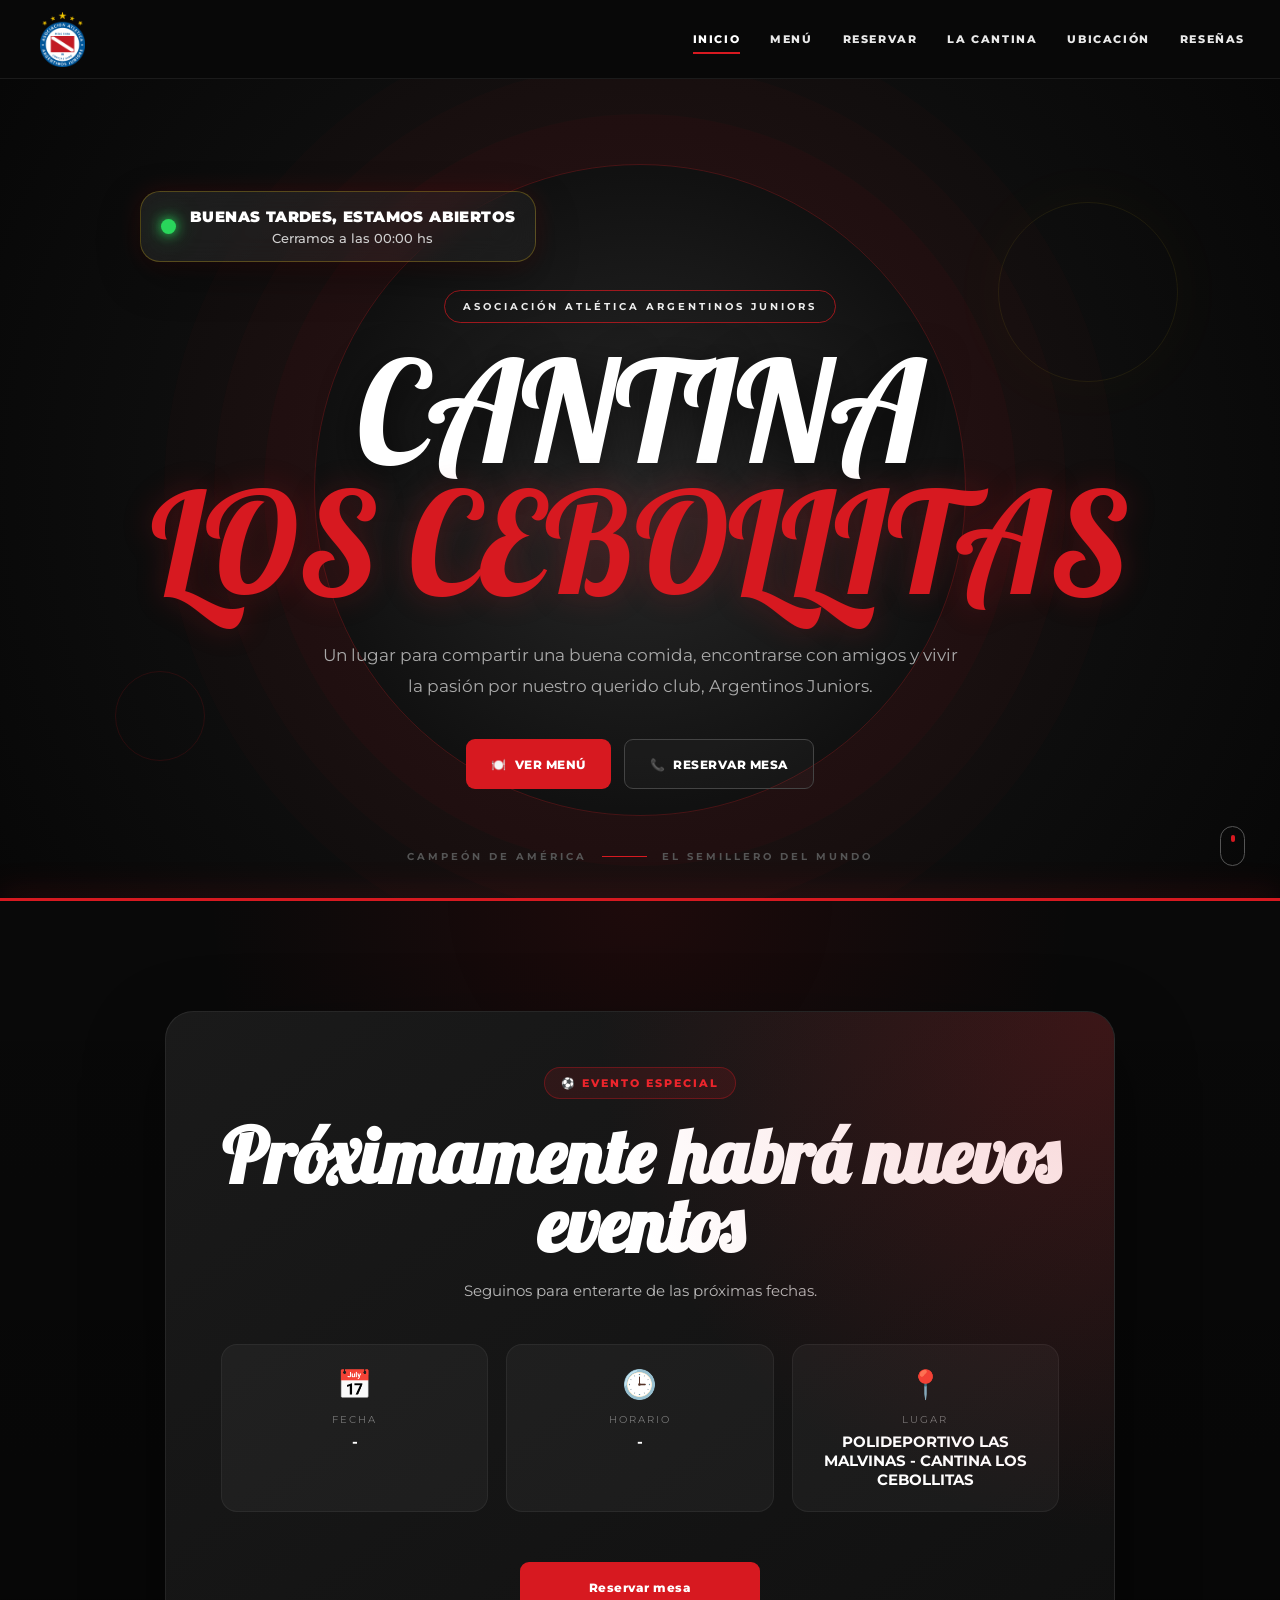
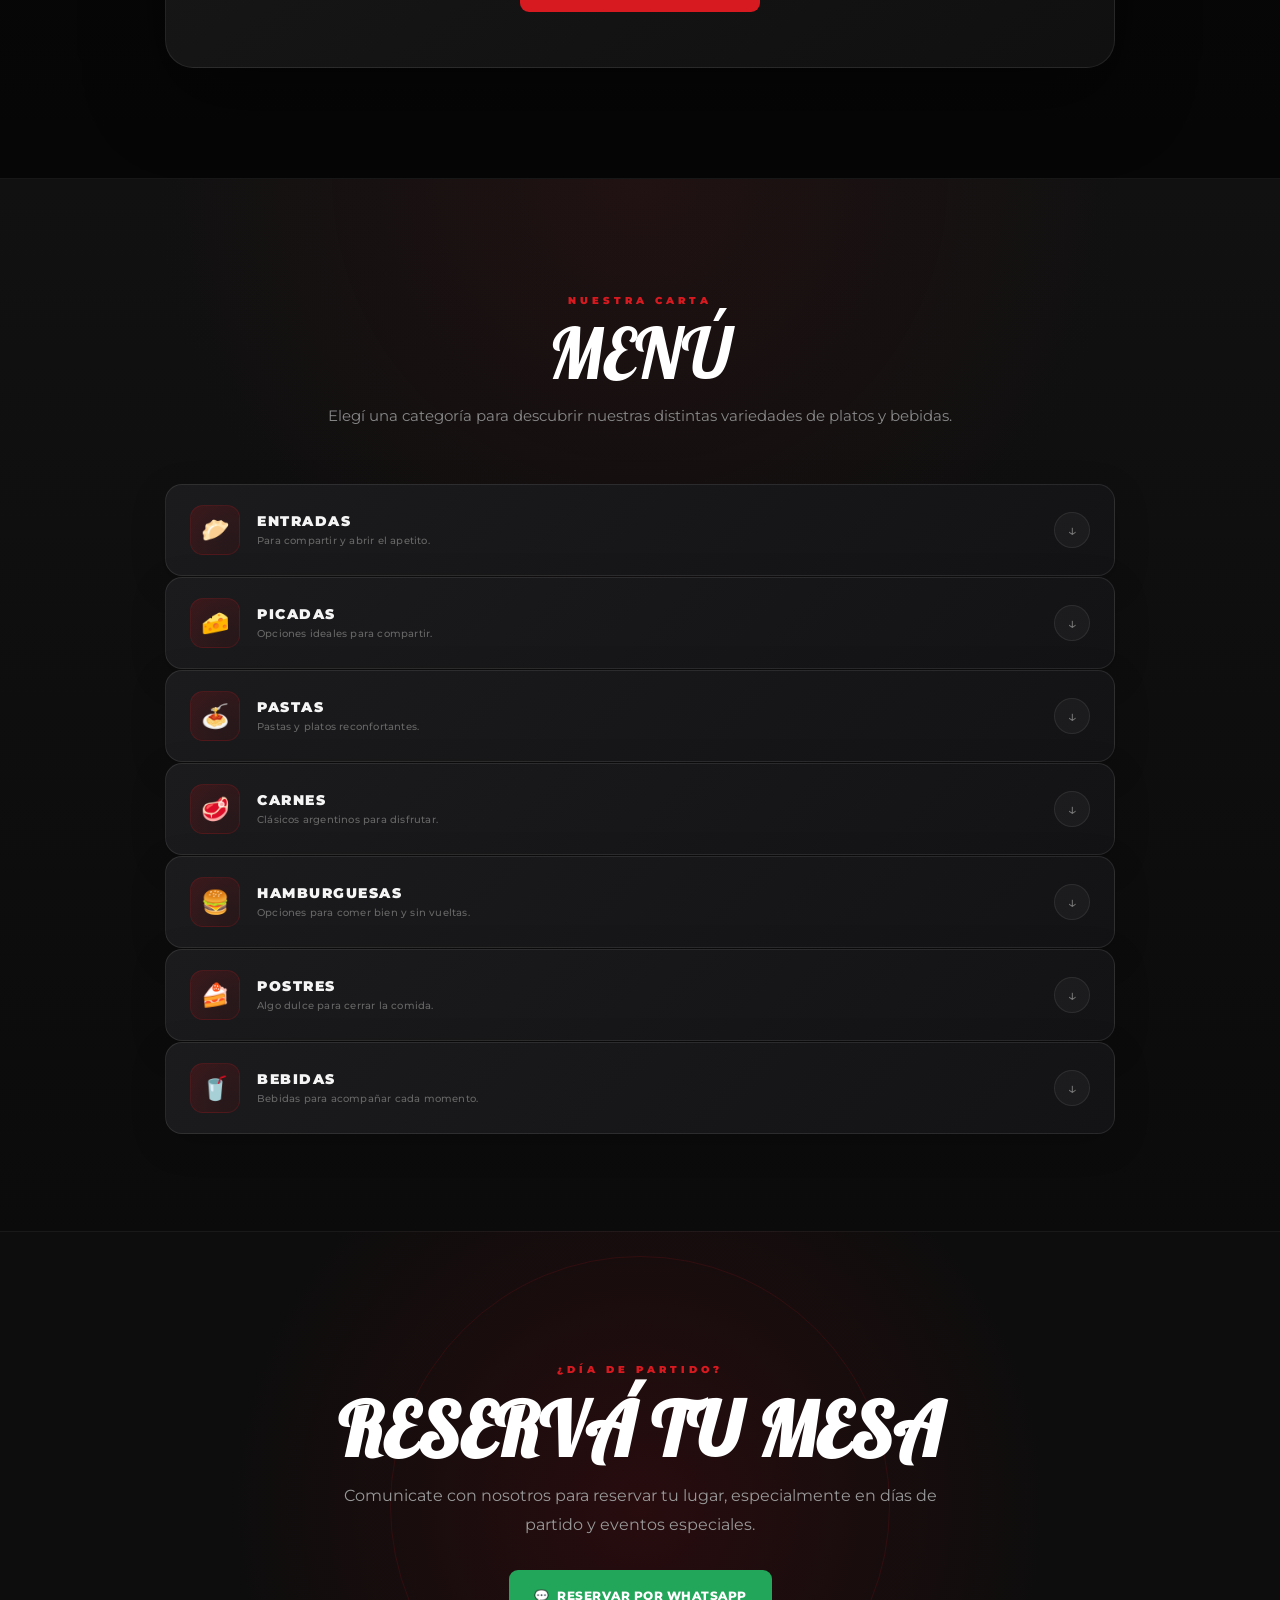
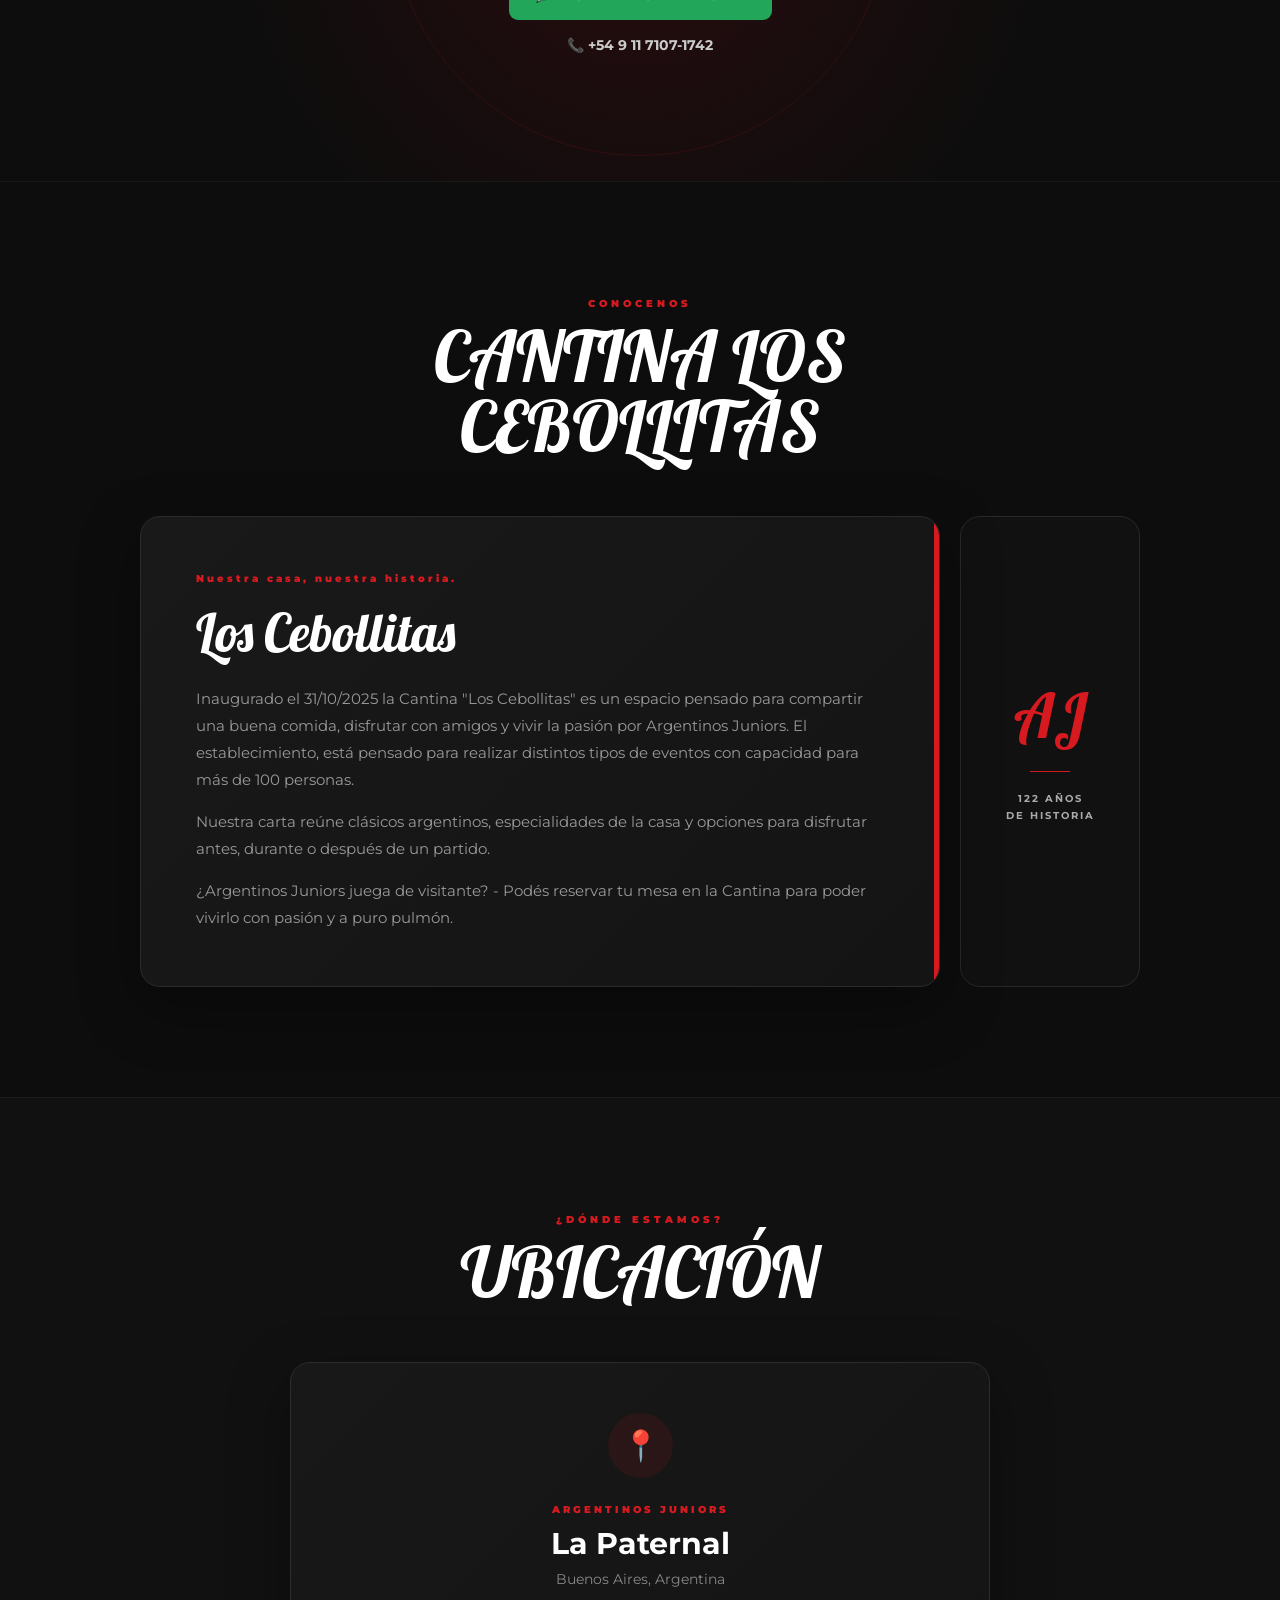
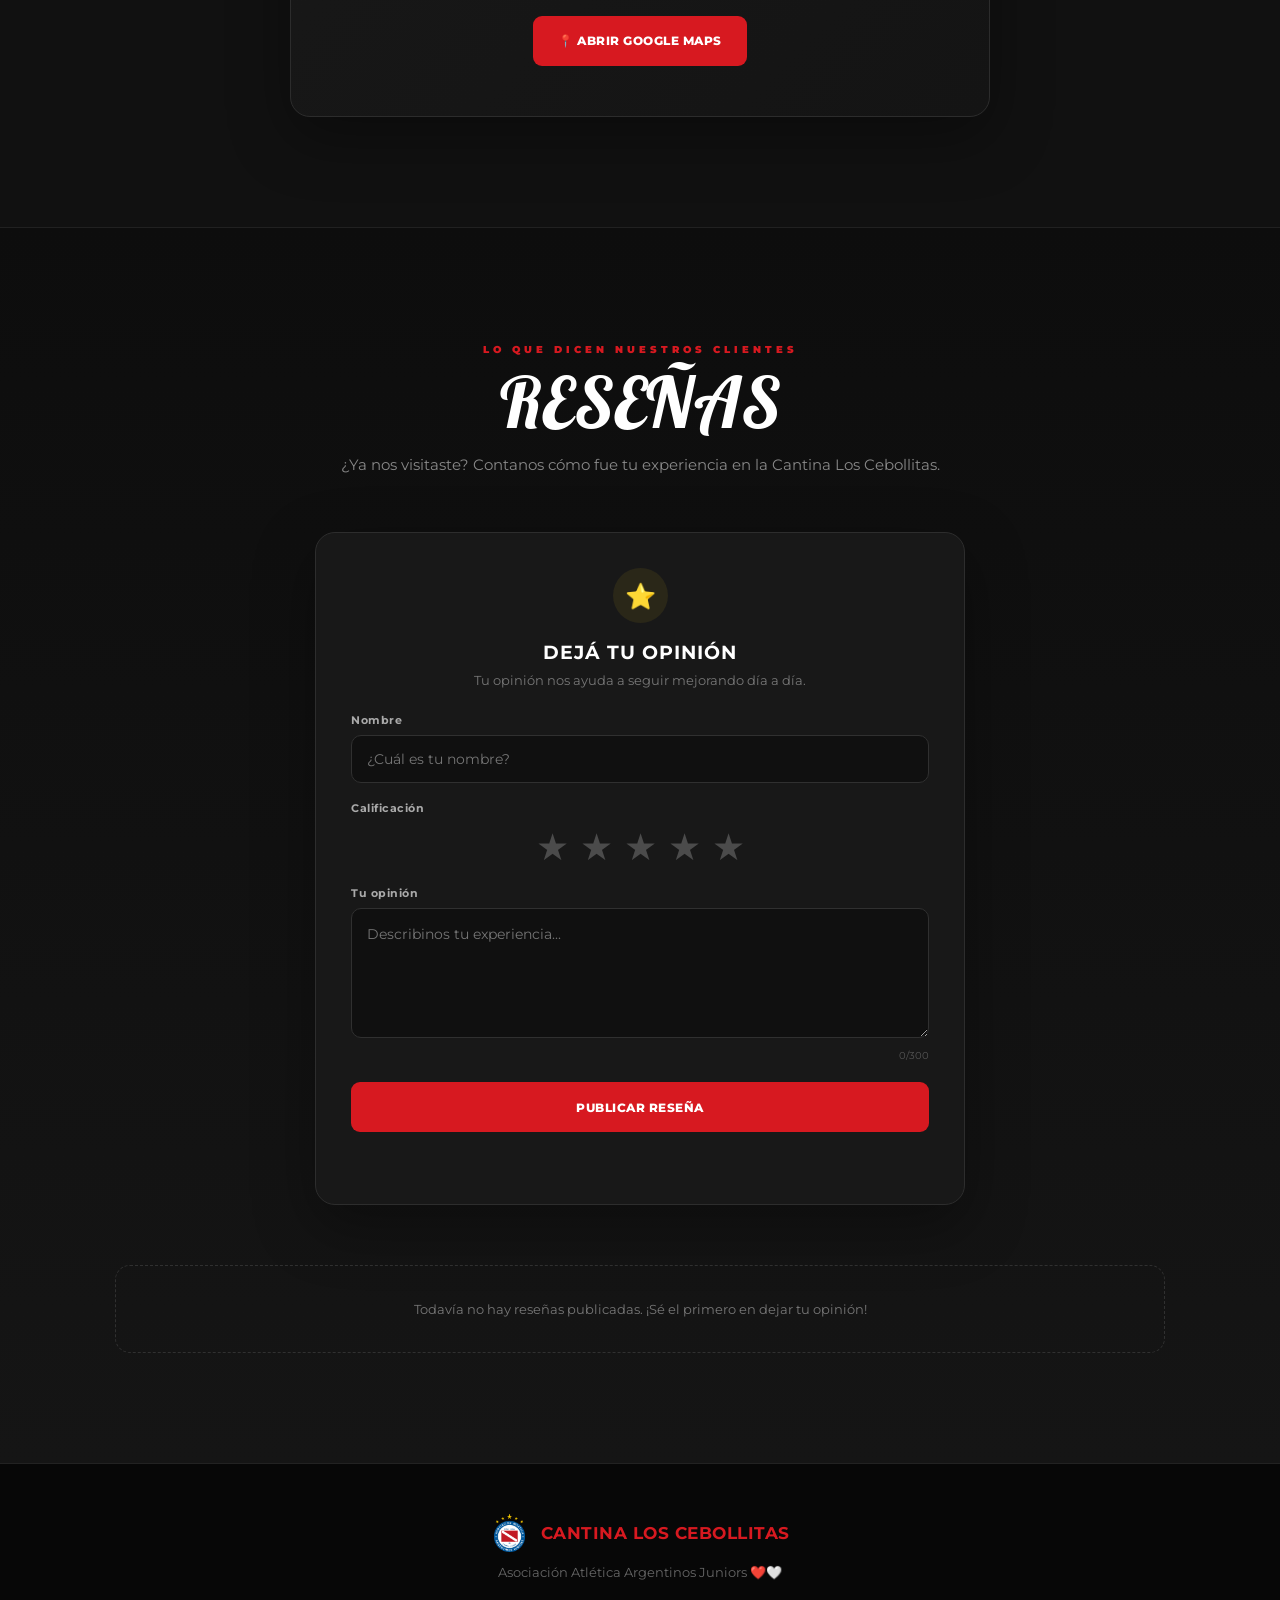
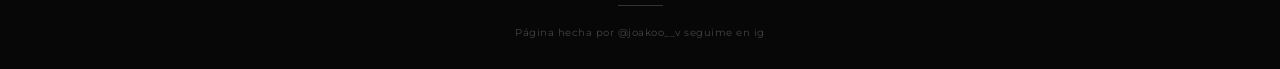
<file: index.html>
<!DOCTYPE html>
<html lang="es">
<head>
    <meta charset="UTF-8">
    <meta name="viewport" content="width=device-width, initial-scale=1.0">

    <meta
        name="description"
        content="Cantina Los Cebollitas - Comida, encuentros y pasión por Argentinos Juniors."
    >

    <link
        rel="icon"
        type="image/png"
        sizes="96x96"
        href="./favicon-96x96.png?v=1"
    >

    <link
        rel="icon"
        type="image/svg+xml"
        href="./favicon.svg?v=1"
    >

    <link
        rel="shortcut icon"
        href="./favicon.ico?v=1"
    >

    <link
        rel="apple-touch-icon"
        sizes="180x180"
        href="./apple-touch-icon.png?v=1"
    >

    <meta
        name="apple-mobile-web-app-title"
        content="Cantina Los Cebollitas"
    >

    <link
        rel="manifest"
        href="./site.webmanifest?v=1"
    >

    <title>Cantina Los Cebollitas | Argentinos Juniors</title>

    <link rel="preconnect" href="https://fonts.googleapis.com">

    <link
        rel="preconnect"
        href="https://fonts.gstatic.com"
        crossorigin
    >

    <link
        href="https://fonts.googleapis.com/css2?family=Lobster&family=Montserrat:wght@400;500;600;700;800;900&display=swap"
        rel="stylesheet"
    >

    <link rel="stylesheet" href="./style.css">
</head>

<body>

    <!-- =========================================
         HEADER
    ========================================== -->

    <header class="header" id="header">

        <nav class="navbar">

            <a
                href="#inicio"
                class="logo"
                aria-label="Ir al inicio"
            >
                <img
                    src="imagenes/escudo.png"
                    alt="Escudo de Argentinos Juniors"
                >
            </a>

            <button
                class="menu-toggle"
                id="menuToggle"
                type="button"
                aria-label="Abrir menú"
                aria-expanded="false"
                aria-controls="menuNavegacion"
            >
                <span></span>
                <span></span>
                <span></span>
            </button>

            <div
                class="menu"
                id="menuNavegacion"
            >
                <a href="#inicio">INICIO</a>
                <a href="#menu">MENÚ</a>
                <a href="#reservar">RESERVAR</a>
                <a href="#cantina">LA CANTINA</a>
                <a href="#ubicacion">UBICACIÓN</a>
                <a href="#resenas">RESEÑAS</a>
            </div>

        </nav>

    </header>


    <!-- =========================================
         EVENTO DESTACADO
    ========================================== -->

    <aside
        id="eventoDestacado"
        class="evento-destacado"
        aria-hidden="true"
    >

        <div class="evento-fondo"></div>

        <div class="evento-contenido">

            <button
                id="cerrarEvento"
                class="cerrar-evento"
                type="button"
                aria-label="Cerrar evento"
            >
                <span></span>
                <span></span>
            </button>

            <span class="evento-etiqueta">
                ⚽ EVENTO ESPECIAL
            </span>

            <h2 id="eventoTitulo">
                ¡DÍA DE PARTIDO!
            </h2>

            <p id="eventoDescripcion">
                Viví el partido junto a tus seres queridos.
            </p>

            <div class="evento-datos">

                <span id="eventoFecha">
                    📅 Próximamente
                </span>

                <span id="eventoHora">
                    🕐 Horario a confirmar
                </span>

            </div>

            <a
                id="eventoBoton"
                href="#reservar"
                class="evento-reservar"
            >
                RESERVAR MESA
                <span>→</span>
            </a>

        </div>

    </aside>


    <!-- =========================================
         HERO
    ========================================== -->

    <main>

        <section
            id="inicio"
            class="hero"
        >

            <div class="hero-decoracion hero-decoracion-uno"></div>
            <div class="hero-decoracion hero-decoracion-dos"></div>

            <div class="hero-contenido">

                <div
                    id="estadoCantina"
                    class="estado-cantina"
                >

                    <div class="estado-punto"></div>

                    <div class="estado-texto">

                        <strong id="estadoTitulo">
                            Cargando...
                        </strong>

                        <span id="estadoHorario">
                            Consultando horario...
                        </span>

                    </div>

                </div>

                <div class="etiqueta">
                    ASOCIACIÓN ATLÉTICA ARGENTINOS JUNIORS
                </div>

                <h1>
                    CANTINA
                    <span>LOS CEBOLLITAS</span>
                </h1>

                <p class="descripcion">
                    Un lugar para compartir una buena comida,
                    encontrarse con amigos y vivir la pasión
                    por nuestro querido club, Argentinos Juniors.
                </p>

                <div class="botones-inicio">

                    <a
                        href="#menu"
                        class="boton boton-principal"
                    >
                        <span>🍽️</span>
                        VER MENÚ
                    </a>

                    <a
                        href="#reservar"
                        class="boton boton-secundario"
                    >
                        <span>📞</span>
                        RESERVAR MESA
                    </a>

                </div>

            </div>

            <div class="hero-detalle">

                <span>CAMPEÓN DE AMÉRICA</span>

                <div></div>

                <span>EL SEMILLERO DEL MUNDO</span>

            </div>

            <a
                href="#menu"
                class="scroll-indicador"
                aria-label="Bajar al menú"
            >
                <span></span>
            </a>

        </section>

<section class="evento-seccion" id="eventos">

    <div class="evento-seccion-fondo" id="eventoSeccionFondo"></div>
    <div class="evento-seccion-overlay"></div>

    <div class="evento-seccion-contenido">

        <span class="evento-seccion-etiqueta" id="eventoSeccionEtiqueta">
            ⚽ EVENTO ESPECIAL
        </span>

        <h2 id="eventoSeccionTitulo">
            Cargando evento...
        </h2>

        <p class="evento-seccion-descripcion" id="eventoSeccionDescripcion">
            Próximamente habrá un nuevo evento en nuestro restaurante.
        </p>

        <div class="evento-seccion-partido" id="eventoSeccionPartido">
            —
        </div>

        <div class="evento-seccion-datos">

            <div class="evento-seccion-dato">
                <div class="evento-seccion-dato-icono">📅</div>

                <div>
                    <small>FECHA</small>
                    <strong id="eventoSeccionFecha">-</strong>
                </div>
            </div>

            <div class="evento-seccion-dato">
                <div class="evento-seccion-dato-icono">🕒</div>

                <div>
                    <small>HORARIO</small>
                    <strong id="eventoSeccionHora">-</strong>
                </div>
            </div>

            <div class="evento-seccion-dato">
                <div class="evento-seccion-dato-icono">📍</div>

                <div>
                    <small>LUGAR</small>
                    <strong id="eventoSeccionLugar">
                        POLIDEPORTIVO LAS MALVINAS - CANTINA LOS CEBOLLITAS
                    </strong>
                </div>
            </div>

        </div>

        <a
            id="eventoSeccionBoton"
            class="boton boton-principal evento-seccion-boton"
            href="#reservar"
        >
            Reservar mesa
        </a>

    </div>

</section>

        <!-- =========================================
             MENÚ
        ========================================== -->

        <section
            id="menu"
            class="seccion menu-seccion"
        >

            <div class="titulo-seccion">

                <span>NUESTRA CARTA</span>

                <h2>MENÚ</h2>

                <p>
                    Elegí una categoría para descubrir
                    nuestras distintas variedades de platos y bebidas.
                </p>

            </div>

            <div
                id="menuDinamico"
                class="menu-dinamico"
            ></div>

        </section>


        <!-- =========================================
             RESERVAR
        ========================================== -->

        <section
            id="reservar"
            class="seccion reservar-seccion"
        >

            <div class="reserva-decoracion"></div>

            <div class="reserva-contenido">

                <span>¿DÍA DE PARTIDO?</span>

                <h2>RESERVÁ TU MESA</h2>

                <p>
                    Comunicate con nosotros para reservar
                    tu lugar, especialmente en días de partido
                    y eventos especiales.
                </p>

                <div class="reserva-acciones">

                    <a
                        href="https://wa.me/5491171071742"
                        target="_blank"
                        rel="noopener noreferrer"
                        class="boton whatsapp"
                    >
                        <span>💬</span>
                        RESERVAR POR WHATSAPP
                    </a>

                    <a
                        href="tel:+5491171071742"
                        class="telefono"
                    >
                        📞 +54 9 11 7107-1742
                    </a>

                </div>

            </div>

        </section>


        <!-- =========================================
             LA CANTINA
        ========================================== -->

        <section
            id="cantina"
            class="seccion cantina-seccion"
        >

            <div class="titulo-seccion">

                <span>CONOCENOS</span>

                <h2>CANTINA LOS CEBOLLITAS</h2>

            </div>

            <div class="cantina-grid">

                <article class="cantina-tarjeta">

                    <div class="numero">
                        Nuestra casa, nuestra historia.
                    </div>

                    <h3>
                        Los Cebollitas
                    </h3>

                    <p>
                       Inaugurado el 31/10/2025 la Cantina "Los Cebollitas" es un espacio                                   pensado para compartir una buena comida, disfrutar con amigos y
                       vivir la pasión por Argentinos Juniors.
                       El establecimiento, está pensado para realizar distintos tipos de                        eventos con capacidad para más de 100 personas.  
                    </p>

                    <p>
                        Nuestra carta reúne clásicos argentinos,
                        especialidades de la casa y opciones
                        para disfrutar antes, durante o después
                        de un partido.
                    </p>

                    <p>
                        ¿Argentinos Juniors juega de visitante?
                          - Podés reservar tu mesa en la Cantina para poder vivirlo con pasión
                            y a puro pulmón.
                    </p> 
                </article>

                <div class="cantina-dato">

                    <span class="dato-numero">AJ</span>

                    <span class="dato-linea"></span>

                    <strong>
                        122 AÑOS
                        <br>
                        DE HISTORIA
                    </strong>

                </div>

            </div>

        </section>


        <!-- =========================================
             UBICACIÓN
        ========================================== -->

        <section
            id="ubicacion"
            class="seccion ubicacion-seccion"
        >

            <div class="titulo-seccion">

                <span>¿DÓNDE ESTAMOS?</span>

                <h2>UBICACIÓN</h2>

            </div>

            <div class="ubicacion-tarjeta">

                <div class="ubicacion-icono">
                    📍
                </div>

                <div class="ubicacion-info">

                    <span>
                        ARGENTINOS JUNIORS
                    </span>

                    <h3>
                        La Paternal
                    </h3>

                    <p>
                        Buenos Aires, Argentina
                    </p>

                </div>

                <a
                    href="https://www.google.com/maps/place/Tronador+41,+C1427CRA+Cdad.+Aut%C3%B3noma+de+Buenos+Aires/@-34.5912043,-58.4753538,17z"
                    target="_blank"
                    rel="noopener noreferrer"
                    class="boton boton-principal"
                >
                    📍 ABRIR GOOGLE MAPS
                </a>

            </div>

        </section>


        <!-- =========================================
             RESEÑAS
        ========================================== -->

        <section
            id="resenas"
            class="seccion resenas-seccion"
        >

            <div class="titulo-seccion">

                <span>LO QUE DICEN NUESTROS CLIENTES</span>

                <h2>RESEÑAS</h2>

                <p>
                    ¿Ya nos visitaste? Contanos cómo fue
                    tu experiencia en la Cantina Los Cebollitas.
                </p>

            </div>

            <div class="resena-formulario">

                <div class="formulario-icono">
                    ⭐
                </div>

                <h3>
                    DEJÁ TU OPINIÓN
                </h3>

                <p class="formulario-descripcion">
                    Tu opinión nos ayuda a seguir mejorando día a día.
                </p>

                <label
                    class="campo-label"
                    for="nombreResena"
                >
                    Nombre
                </label>

                <input
                    type="text"
                    id="nombreResena"
                    placeholder="¿Cuál es tu nombre?"
                    maxlength="30"
                    autocomplete="name"
                >

                <label class="campo-label">
                    Calificación
                </label>

                <div
                    class="estrellas"
                    id="estrellas"
                    role="group"
                    aria-label="Seleccionar calificación"
                >

                    <button
                        type="button"
                        data-estrellas="1"
                        aria-label="1 estrella"
                    >
                        ★
                    </button>

                    <button
                        type="button"
                        data-estrellas="2"
                        aria-label="2 estrellas"
                    >
                        ★
                    </button>

                    <button
                        type="button"
                        data-estrellas="3"
                        aria-label="3 estrellas"
                    >
                        ★
                    </button>

                    <button
                        type="button"
                        data-estrellas="4"
                        aria-label="4 estrellas"
                    >
                        ★
                    </button>

                    <button
                        type="button"
                        data-estrellas="5"
                        aria-label="5 estrellas"
                    >
                        ★
                    </button>

                </div>

                <label
                    class="campo-label"
                    for="textoResena"
                >
                    Tu opinión
                </label>

                <textarea
                    id="textoResena"
                    placeholder="Describinos tu experiencia..."
                    maxlength="300"
                ></textarea>

                <div class="contador">
                    <span id="contadorResena">0</span>/300
                </div>

                <button
                    id="publicarResena"
                    class="boton boton-principal boton-resena"
                    type="button"
                >
                    PUBLICAR RESEÑA
                </button>

                <p
                    id="mensajeResena"
                    class="mensaje-resena"
                    aria-live="polite"
                ></p>

            </div>

            <div
                id="listaResenas"
                class="lista-resenas"
            ></div>

        </section>

    </main>


    <!-- =========================================
         FOOTER
    ========================================== -->

    <footer>

        <div class="footer-contenido">

            <div class="footer-marca">

                <img
                    src="imagenes/escudo.png"
                    alt="Argentinos Juniors"
                >

                <strong>
                    CANTINA LOS CEBOLLITAS
                </strong>

            </div>

            <p>
                Asociación Atlética Argentinos Juniors ❤️🤍
            </p>

            <div class="footer-linea"></div>

            <p class="copyright">
                Página hecha por @joakoo__v seguime en ig
            </p>

        </div>

    </footer>


    <script src="./script.js" defer></script>

</body>
</html>
</file>
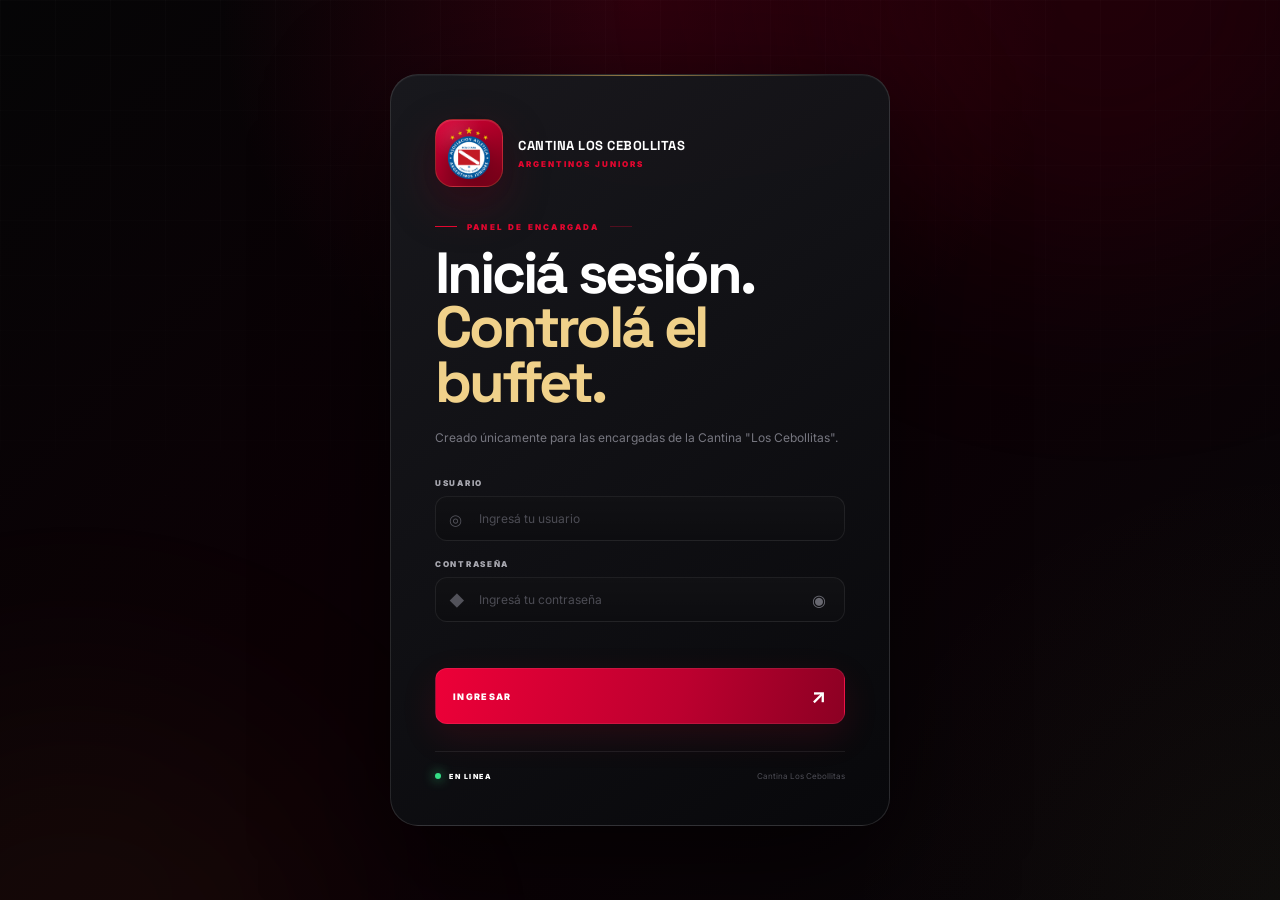
<file: admin.html>
<!DOCTYPE html>
<html lang="es">
<head>
    <meta charset="UTF-8">
    <meta name="viewport" content="width=device-width, initial-scale=1.0">

    <meta
        name="description"
        content="Panel de administración de Cantina Los Cebollitas."
    >

    <meta name="theme-color" content="#0b0b0d">

    <link
        rel="icon"
        type="image/png"
        sizes="96x96"
        href="./favicon-96x96.png?v=1"
    >

    <link
        rel="icon"
        type="image/svg+xml"
        href="./favicon.svg?v=1"
    >

    <link
        rel="shortcut icon"
        href="./favicon.ico?v=1"
    >

    <link
        rel="apple-touch-icon"
        sizes="180x180"
        href="./apple-touch-icon.png?v=1"
    >

    <meta
        name="apple-mobile-web-app-title"
        content="Cantina Los Cebollitas"
    >

    <link
        rel="manifest"
        href="./site.webmanifest?v=1"
    >

    <title>Admin | Cantina Los Cebollitas</title>

    <link rel="preconnect" href="https://fonts.googleapis.com">

    <link
        rel="preconnect"
        href="https://fonts.gstatic.com"
        crossorigin
    >

    <link
        href="https://fonts.googleapis.com/css2?family=Inter:wght@400;500;600;700;800;900&family=Space+Grotesk:wght@400;500;600;700&display=swap"
        rel="stylesheet"
    >

    <link rel="stylesheet" href="./admin.css">
</head>

<body>

    <!-- =====================================================
         LOGIN
    ====================================================== -->

    <section id="login" class="login-screen">

        <div class="login-background" aria-hidden="true">
            <div class="login-grid"></div>
            <div class="login-glow login-glow-one"></div>
            <div class="login-glow login-glow-two"></div>
        </div>

        <div class="login-card">

            <div class="login-brand">

                <div class="login-logo">
                    <img
                        src="./imagenes/escudo.png"
                        alt="Escudo de Los Cebollitas"
                    >
                </div>

                <div class="login-brand-text">
                    <strong>CANTINA LOS CEBOLLITAS</strong>
                    <span>ARGENTINOS JUNIORS</span>
                </div>

            </div>

            <div class="login-kicker">
                <span></span>
                PANEL DE ENCARGADA
                <span></span>
            </div>

            <h1>
                Iniciá sesión.<br>
                <em>Controlá el buffet.</em>
            </h1>

            <p class="login-description">
                Creado únicamente para las encargadas de la Cantina
                "Los Cebollitas".
            </p>

            <form id="formLogin" class="login-form" novalidate>

                <div class="field">
                    <label for="usuario">USUARIO</label>

                    <div class="input-box">
                        <span class="input-symbol">◎</span>

                        <input
                            type="text"
                            id="usuario"
                            placeholder="Ingresá tu usuario"
                            autocomplete="username"
                            maxlength="50"
                            required
                        >
                    </div>
                </div>

                <div class="field">
                    <label for="contrasena">CONTRASEÑA</label>

                    <div class="input-box">
                        <span class="input-symbol">◆</span>

                        <input
                            type="password"
                            id="contrasena"
                            placeholder="Ingresá tu contraseña"
                            autocomplete="current-password"
                            maxlength="100"
                            required
                        >

                        <button
                            id="togglePassword"
                            class="password-toggle"
                            type="button"
                            aria-label="Mostrar contraseña"
                            aria-pressed="false"
                        >
                            ◉
                        </button>
                    </div>
                </div>

                <p
                    id="errorLogin"
                    class="login-error"
                    role="alert"
                    aria-live="assertive"
                ></p>

                <button
                    type="submit"
                    class="login-submit"
                >
                    <span>INGRESAR</span>
                    <strong>↗</strong>
                </button>

            </form>

            <div class="login-footer">

                <span>
                    <i></i>
                    EN LINEA
                </span>

                <small>
                    Cantina Los Cebollitas
                </small>

            </div>

        </div>

    </section>


    <!-- =====================================================
         PANEL
    ====================================================== -->

    <section id="panel" class="admin-panel hidden">

        <!-- MOBILE HEADER -->

        <header class="mobile-header">

            <button
                id="mobileMenuButton"
                class="mobile-menu-button"
                type="button"
                aria-label="Abrir menú"
                aria-expanded="false"
            >
                <span></span>
                <span></span>
                <span></span>
            </button>

            <div class="mobile-brand">
                <img
                    src="./imagenes/escudo.png"
                    alt="Los Cebollitas"
                >

                <div>
                    <strong>LOS CEBOLLITAS</strong>
                    <span>ADMIN</span>
                </div>
            </div>

            <div class="mobile-status"></div>

        </header>


        <!-- OVERLAY MOBILE -->

        <div
            id="sidebarOverlay"
            class="sidebar-overlay"
            aria-hidden="true"
        ></div>


        <!-- =================================================
             SIDEBAR
        ================================================== -->

        <aside id="sidebar" class="sidebar">

            <div class="sidebar-brand">

                <div class="sidebar-logo">
                    <img
                        src="./imagenes/escudo.png"
                        alt="Escudo de Los Cebollitas"
                    >
                </div>

                <div class="sidebar-brand-text">
                    <strong>LOS CEBOLLITAS</strong>
                            <strong id="nombreUsuario">
                </div>

        <!-- =================================================
             PRUEBAAAAAAAAAAAAAAA
        ================================================== -->

            </div>

            <div class="sidebar-panel-label">
                <span>PANEL</span>
                <strong>ARGENTINOS JUNIORS</strong>
            </div>

            <div class="sidebar-line"></div>


            <nav
                class="sidebar-nav"
                aria-label="Navegación del administrador"
            >

                <button
                    class="nav-item active"
                    data-section="dashboard"
                    type="button"
                >
                    <span class="nav-icon">⌂</span>
                    <span class="nav-text">Dashboard</span>
                </button>

                <button
                    class="nav-item"
                    data-section="resenas"
                    type="button"
                >
                    <span class="nav-icon">★</span>
                    <span class="nav-text">Reseñas</span>
                    <b
                        id="contadorResenas"
                        class="nav-count"
                    >0</b>
                </button>

                <button
                    class="nav-item"
                    data-section="carta"
                    type="button"
                >
                    <span class="nav-icon">☷</span>
                    <span class="nav-text">Carta digital</span>
                </button>

                <button
                    class="nav-item"
                    data-section="eventos"
                    type="button"
                >
                    <span class="nav-icon">⚽</span>
                    <span class="nav-text">Eventos</span>
                    <b
                        id="contadorEventosMenu"
                        class="nav-count"
                    >0</b>
                </button>

                <button
                    class="nav-item"
                    data-section="reservas"
                    type="button"
                >
                    <span class="nav-icon">◷</span>
                    <span class="nav-text">Reservas</span>
                </button>

            </nav>


            <div class="sidebar-sync">

                <div class="sync-icon">
                    ✓
                </div>

                <div>
                    <span>ESTADO DEL SISTEMA</span>
                    <strong>Sincronizado</strong>
                    <small>
                        Cambios guardados localmente.
                    </small>
                </div>

            </div>


            <div class="sidebar-bottom">

                <button
                    id="botonRestaurante"
                    class="sidebar-action"
                    type="button"
                >
                    <span>↗</span>
                    VER RESTAURANTE
                </button>

                <button
                    id="botonLogout"
                    class="sidebar-action logout"
                    type="button"
                >
                    <span>⇥</span>
                    CERRAR SESIÓN
                </button>

            </div>

        </aside>


        <!-- =================================================
             CONTENIDO
        ================================================== -->

        <main class="main-content">

            <header class="topbar">

                <div class="topbar-title">

                    <span id="breadcrumb">
                        LOS CEBOLLITAS / PANEL
                    </span>

                    <h2 id="pageTitle">
                        Dashboard
                    </h2>

                </div>

                <div class="topbar-right">

                    <div class="system-status">
                        <i></i>
                        SISTEMA ACTIVO
                    </div>

                    <div class="admin-profile">

                        <div
                            id="avatarUsuario"
                            class="profile-avatar"
                        >
                            A
                        </div>

                        <div class="profile-data">
                            <strong id="usuarioHeader">
                                Administrador
                            </strong>

                            <span>
                                Administrador
                            </span>
                        </div>

                    </div>

                </div>

            </header>


            <!-- =================================================
                 DASHBOARD
            ================================================== -->

            <section
                id="dashboard"
                class="admin-section active"
            >

                <div class="dashboard-hero">

                    <div class="hero-content">

                        <div class="hero-label">
                            <span></span>
                            PANEL DE ADMINISTRADOR
                        </div>

                        <h1>
                            Administrá el restaurante de
                            <strong id="nombreUsuario">
                              Argentinos Juniors
                            </strong>.
                        </h1>

                        <p>
                            Tenés todo el restaurante en tus manos.
                            En esta página podés administrar la carta, promocionar partidos,
                            eventos y responder las reseñas de los clientes.
                        </p>

                        <div class="hero-actions">

                            <button
                                id="accesoCarta"
                                class="btn btn-primary"
                                type="button"
                            >
                                <span>＋</span>
                                EDITAR LA CARTA
                            </button>

                            <button
                                id="accesoEvento"
                                class="btn btn-outline"
                                type="button"
                            >
                                <span>⚽</span>
                                CREAR UN EVENTO
                            </button>

                        </div>

                    </div>

                    <div class="hero-visual" aria-hidden="true">

                        <div class="hero-ring ring-one"></div>
                        <div class="hero-ring ring-two"></div>

                        <div class="hero-glow"></div>

                        <img
                            src="./imagenes/escudo.png"
                            alt=""
                        >

                        <span>AJ</span>

                    </div>

                </div>


                <!-- ESTADÍSTICAS -->

                <div class="stats-grid">

                    <article class="stat-card">

                        <div class="stat-icon red">
                            ★
                        </div>

                        <div class="stat-info">
                            <span>RESEÑAS</span>
                            <strong id="cantidadResenas">0</strong>
                            <small>Opiniones recibidas</small>
                        </div>

                    </article>


                    <article class="stat-card">

                        <div class="stat-icon gold">
                            ☷
                        </div>

                        <div class="stat-info">
                            <span>PLATOS</span>
                            <strong id="cantidadPlatos">0</strong>
                            <small>En la carta</small>
                        </div>

                    </article>


                    <article class="stat-card">

                        <div class="stat-icon red">
                            ⚽
                        </div>

                        <div class="stat-info">
                            <span>EVENTOS</span>
                            <strong id="cantidadEventos">0</strong>
                            <small>Publicaciones activas</small>
                        </div>

                    </article>


                    <article class="stat-card">

                        <div class="stat-icon gold">
                            ◷
                        </div>

                        <div class="stat-info">
                            <span>RESERVAS</span>
                            <strong id="cantidadReservas">0</strong>
                            <small>Registradas</small>
                        </div>

                    </article>

                </div>


                <!-- DASHBOARD CARDS -->

                <div class="dashboard-grid">

                    <article class="card activity-card">

                        <div class="card-header">

                            <div>
                                <span>ACTIVIDAD RECIENTE</span>
                                <h3>Últimas reseñas</h3>
                            </div>

                            <button
                                id="verResenas"
                                class="text-button"
                                type="button"
                            >
                                VER TODAS →
                            </button>

                        </div>

                        <div id="ultimasResenas">
                            <div class="empty-mini">
                                Todavía no hay reseñas.
                            </div>
                        </div>

                    </article>


                    <article class="card quick-card">

                        <div class="quick-heading">
                            <div class="quick-icon">⚡</div>

                            <span>ACCIONES RÁPIDAS</span>
                        </div>

                        <h3>
                            Cada día,
                            <em>más grandes.</em>
                        </h3>

                        <p>
                            Cuidado, todo lo que gestiones desde acá se
                            puede ver en la página pública.
                        </p>

                        <button
                            class="quick-action"
                            data-go="resenas"
                            type="button"
                        >
                            RESPONDER A LOS CLIENTES
                            <b>→</b>
                        </button>

                        <button
                            class="quick-action"
                            data-go="carta"
                            type="button"
                        >
                            ACTUALIZAR LA CARTA
                            <b>→</b>
                        </button>

                        <button
                            class="quick-action"
                            data-go="eventos"
                            type="button"
                        >
                            PROMOCIONAR UN EVENTO
                            <b>→</b>
                        </button>

                    </article>

                </div>

            </section>


            <!-- =================================================
                 RESEÑAS
            ================================================== -->

            <section
                id="resenas"
                class="admin-section"
            >

                <div class="section-heading">

                    <div>
                        <span>OPINIONES DE LOS CLIENTES</span>

                        <h1>Reseñas</h1>

                        <p>
                            Leé y respondé a los clientes. También
                            podés eliminar sus reseñas.
                        </p>
                    </div>

                    <div class="section-counter">
                        <strong id="contadorResenasGrande">0</strong>
                        <span>opiniones</span>
                    </div>

                </div>


                <div class="toolbar">

                    <div class="search-box">
                        <span>⌕</span>

                        <input
                            id="buscarResenas"
                            type="search"
                            placeholder="Buscar por nombre o comentario."
                            autocomplete="off"
                        >
                    </div>

                    <button
                        id="limpiarBusquedaResenas"
                        class="toolbar-button"
                        type="button"
                    >
                        BORRAR
                    </button>

                </div>


                <div
                    id="adminListaResenas"
                    class="reviews-list"
                ></div>

            </section>


            <!-- =================================================
                 CARTA
            ================================================== -->

            <section
                id="carta"
                class="admin-section"
            >

                <div class="section-heading">

                    <div>
                        <span>RESTAURANTE</span>

                        <h1>CARTA DIGITAL</h1>

                        <p>
                            Organizá las categorías y los platos
                            de la carta, indicando el nombre, precio y su descripción.
                        </p>
                    </div>

                    <div class="section-counter">
                        <strong id="contadorPlatosGrande">0</strong>
                        <span>platos</span>
                    </div>

                </div>


                <div class="editor-layout">

                    <!-- FORMULARIO PLATO -->

                    <article class="card editor-card">

                        <div class="editor-badge">
                            <span id="modoPlato">NUEVO PLATO</span>
                            <strong>01</strong>
                        </div>

                        <div class="card-header editor-header">

                            <div>
                                <span>CARTA DIGITAL</span>

                                <h3 id="tituloEditorPlato">
                                    Agregar nuevo plato
                                </h3>
                            </div>

                        </div>


                        <form id="formPlato" novalidate>

                            <input
                                type="hidden"
                                id="platoEditando"
                                value=""
                            >

                            <div class="field">

                                <label for="nombrePlato">
                                    NOMBRE DEL PLATO
                                </label>

                                <input
                                    type="text"
                                    id="nombrePlato"
                                    placeholder="Ej: Milanesa Bichi Borghi"
                                    maxlength="80"
                                    required
                                >

                            </div>


                            <div class="two-columns">

                                <div class="field">

                                    <label for="precioPlato">
                                        PRECIO
                                    </label>

                                    <input
                                        type="text"
                                        id="precioPlato"
                                        placeholder="$ 12.000"
                                        maxlength="30"
                                        required
                                    >

                                </div>


                                <div class="field">

                                    <label for="categoriaPlato">
                                        CATEGORÍA
                                    </label>

                                    <select id="categoriaPlato"></select>

                                </div>

                            </div>


                            <div class="field">

                                <label for="descripcionPlato">
                                    DESCRIPCIÓN
                                </label>

                                <textarea
                                    id="descripcionPlato"
                                    rows="4"
                                    placeholder="Describí brevemente el plato/bebida."
                                    maxlength="260"
                                    required
                                ></textarea>

                                <div class="character-counter">
                                    <span id="contadorDescripcionPlato">0</span>/260
                                </div>

                            </div>


                            <div class="field">

                                <label for="imagenPlato">
                                    IMAGEN / URL
                                    <span>OPCIONAL</span>
                                </label>

                                <input
                                    type="url"
                                    id="imagenPlato"
                                    placeholder="https://..."
                                >

                                <small>
                                    Usar imagenes es totalmente opcional.
                                </small>

                            </div>


                            <div
                                id="previewImagenPlato"
                                class="image-preview hidden"
                            ></div>


                            <div class="form-actions">

                                <button
                                    type="submit"
                                    class="btn btn-primary"
                                >
                                    <span id="textoGuardarPlato">
                                        GUARDAR PLATO
                                    </span>
                                    <strong>↗</strong>
                                </button>

                                <button
                                    id="cancelarEdicionPlato"
                                    type="button"
                                    class="btn btn-secondary"
                                >
                                    LIMPIAR
                                </button>

                            </div>

                        </form>

                    </article>


                    <!-- LISTADO -->

                    <article class="card list-card">

                        <div class="card-header">

                            <div>
                                <span>CARTA ACTUAL</span>
                                <h3>Platos publicados</h3>
                            </div>

                            <button
                                id="crearCategoriaButton"
                                class="small-primary"
                                type="button"
                            >
                                ＋ CATEGORÍA
                            </button>

                        </div>


                        <div class="list-toolbar">

                            <div class="search-box compact">
                                <span>⌕</span>

                                <input
                                    id="buscarPlatos"
                                    type="search"
                                    placeholder="Buscar plato..."
                                    autocomplete="off"
                                >
                            </div>

                        </div>


                        <div
                            id="listaPlatosAdmin"
                            class="menu-admin-list"
                        ></div>

                    </article>

                </div>

            </section>


            <!-- =================================================
                 EVENTOS
            ================================================== -->

            <section
                id="eventos"
                class="admin-section"
            >

                <div class="section-heading">

                    <div>
                        <span>ARGENTINOS JUNIORS</span>

                        <h1>Eventos</h1>

                        <p>
                            Una sección donde vas a poder crear eventos para que
                            luego se vean en la página principal. Podés promocionar
                            los partidos de Argentinos Juniors de visitante, noches de música, etc.
                        </p>
                    </div>

                    <div class="section-counter">
                        <strong id="contadorEventosGrande">0</strong>
                        <span>activos</span>
                    </div>

                </div>


                <div class="editor-layout">

                    <!-- CREAR EVENTO -->

                    <article class="card editor-card">

                        <div class="editor-badge">
                            <span id="modoEvento">NUEVO EVENTO</span>
                            <strong>ARGENTINOS JUNIORS</strong>
                        </div>

                        <div class="card-header editor-header">

                            <div>
                                <span>PUBLICACIÓN DESTACADA</span>

                                <h3 id="tituloEditorEvento">
                                    Crear publicación
                                </h3>
                            </div>

                        </div>


                        <form id="formEvento" novalidate>

                            <input
                                type="hidden"
                                id="eventoEditando"
                                value=""
                            >

                            <div class="field">

                                <label for="tituloEvento">
                                    TÍTULO PRINCIPAL
                                </label>

                                <input
                                    type="text"
                                    id="tituloEvento"
                                    placeholder="Ej: ¡Noche de ROCK!"
                                    maxlength="90"
                                    required
                                >

                            </div>


                            <div class="field">

                                <label for="partidoEvento">
                                    PARTIDO / EVENTO
                                </label>

                                <input
                                    type="text"
                                    id="partidoEvento"
                                    placeholder="Ej. Argentinos Juniors vs. Platense"
                                    maxlength="100"
                                >

                            </div>


                            <div class="two-columns">

                                <div class="field">

                                    <label for="fechaEvento">
                                        FECHA
                                    </label>

                                    <input
                                        type="date"
                                        id="fechaEvento"
                                        required
                                    >

                                </div>


                                <div class="field">

                                    <label for="horaEvento">
                                        HORA
                                    </label>

                                    <input
                                        type="time"
                                        id="horaEvento"
                                        required
                                    >

                                </div>

                            </div>


                            <div class="field">

                                <label for="descripcionEvento">
                                    DESCRIPCIÓN
                                </label>

                                <textarea
                                    id="descripcionEvento"
                                    rows="4"
                                    placeholder="Contale a los clientes lo que habrá en el evento"
                                    maxlength="360"
                                    required
                                ></textarea>

                                <div class="character-counter">
                                    <span id="contadorDescripcionEvento">0</span>/360
                                </div>

                            </div>


                            <div class="field">

                                <label for="imagenEvento">
                                    IMAGEN / URL
                                    <span>PRÓXIMAMENTE</span>
                                </label>

                                <input
                                    type="url"
                                    id="imagenEvento"
                                    placeholder="https://..."
                                >

                            </div>


                            <div
                                id="previewImagenEvento"
                                class="image-preview hidden"
                            ></div>


                            <div class="two-columns">

                                <div class="field">

                                    <label for="botonTextoEvento">
                                        TEXTO DEL BOTÓN
                                    </label>

                                    <input
                                        type="text"
                                        id="botonTextoEvento"
                                        value="RESERVAR POR WHATSAPP"
                                        maxlength="50"
                                    >

                                </div>


                                <div class="field">

                                    <label for="botonLinkEvento">
                                        LINK DEL BOTÓN
                                        <span>OPCIONAL</span>
                                    </label>

                                    <input
                                        type="url"
                                        id="botonLinkEvento"
                                        placeholder="https://wa.me/..."
                                    >

                                </div>

                            </div>


                            <label class="publish-toggle">

                                <span class="toggle-text">

                                    <strong>
                                        Publicar evento inmediatamente
                                    </strong>

                                    <small>
                                        Si está activo, va a aparecer en la página del restaurante.
                                    </small>

                                </span>

                                <input
                                    type="checkbox"
                                    id="activoEvento"
                                    checked
                                >

                                <i></i>

                            </label>


                            <div class="form-actions">

                                <button
                                    type="submit"
                                    class="btn btn-primary"
                                >
                                    <span id="textoGuardarEvento">
                                        PUBLICAR
                                    </span>
                                    <strong>↗</strong>
                                </button>

                                <button
                                    id="cancelarEdicionEvento"
                                    type="button"
                                    class="btn btn-secondary"
                                >
                                    BORRAR TODO
                                </button>

                            </div>

                        </form>

                    </article>


                    <!-- EVENTOS PUBLICADOS -->

                    <article class="card list-card">

                        <div class="card-header">

                            <div>
                                <span>PUBLICACIONES</span>
                                <h3>Eventos</h3>
                            </div>

                            <span class="live-badge">
                                <i></i>
                                EN LINEA
                            </span>

                        </div>


                        <div class="list-toolbar">

                            <div class="search-box compact">
                                <span>⌕</span>

                                <input
                                    id="buscarEventos"
                                    type="search"
                                    placeholder="Buscar evento"
                                    autocomplete="off"
                                >
                            </div>

                        </div>


                        <div
                            id="listaEventosAdmin"
                            class="events-admin-list"
                        ></div>

                    </article>

                </div>

            </section>


            <!-- =================================================
                 RESERVAS
            ================================================== -->

            <section
                id="reservas"
                class="admin-section"
            >

                <div class="section-heading">

                    <div>
                        <span>ORGANIZACIÓN</span>

                        <h1>Reservas</h1>

                        <p>
                            Próximamente -> sección completa para que los clientes puedan reservar.
                        </p>
                    </div>

                </div>


                <article class="reservation-hero">

                    <div class="reservation-decoration">
                        ◷
                    </div>

                    <span>SISTEMA DE RESERVAS</span>

                    <h2>
                        Reservas únicamente por WhatsApp
                    </h2>

                    <p>
                        Actualmente la página está sincronizada con WhatsApp
                        como canal de comunicación para las reservas. Esta sección está 
                        preparada para que próximamente se haga una implementación de
                        reservas internas. 
                    </p>

                    <div class="reservation-actions">

                        <a
                            href="https://wa.me/5491171071742"
                            target="_blank"
                            rel="noopener noreferrer"
                            class="btn btn-primary"
                        >
                            💬 ABRIR WHATSAPP
                        </a>

                    </div>

                </article>


                <div class="card reservation-list-card">

                    <div class="card-header">

                        <div>
                            <span>PRÓXIMAMENTE</span>
                            <h3>Reservas hechas</h3>
                        </div>

                        <span
                            id="contadorReservasLista"
                            class="reservation-count"
                        >
                            0
                        </span>

                    </div>

                    <div
                        id="listaReservasAdmin"
                        class="reservations-list"
                    ></div>

                </div>

            </section>

        </main>

    </section>


    <!-- =====================================================
         MODAL RESEÑA
    ====================================================== -->

    <div
        id="modalResponder"
        class="modal"
        aria-hidden="true"
    >

        <div
            class="modal-card"
            role="dialog"
            aria-modal="true"
            aria-labelledby="modalResponderTitulo"
        >

            <button
                class="modal-close"
                data-close-modal="modalResponder"
                type="button"
                aria-label="Cerrar"
            >
                ×
            </button>

            <div class="modal-icon gold">
                ↩
            </div>

            <span class="modal-kicker">
                RESPUESTA DEL ENCARGAD@
            </span>

            <h2 id="modalResponderTitulo">
                Responder a
                <strong id="nombreClienteRespuesta">
                    Cliente
                </strong>
            </h2>

            <div class="review-preview">

                <div id="previewEstrellas">
                    ★★★★★
                </div>

                <p id="previewComentario">
                    ...
                </p>

            </div>

            <form id="formRespuesta">

                <input
                    type="hidden"
                    id="resenaAResponder"
                    value=""
                >

                <div class="field">

                    <label for="textoRespuesta">
                        ¿QUÉ LE VAS A DECIR AL CLIENTE?
                    </label>

                    <textarea
                        id="textoRespuesta"
                        rows="5"
                        maxlength="500"
                        placeholder="Escribí una respuesta para el cliente."
                        required
                    ></textarea>

                    <div class="character-counter">
                        <span id="contadorRespuesta">0</span>/500
                    </div>

                </div>

                <div class="modal-actions">

                    <button
                        type="button"
                        class="btn btn-secondary"
                        data-close-modal="modalResponder"
                    >
                        CANCELAR
                    </button>

                    <button
                        type="submit"
                        class="btn btn-primary"
                    >
                        PUBLICAR RESPUESTA
                    </button>

                </div>

            </form>

        </div>

    </div>


    <!-- =====================================================
         MODAL ELIMINAR
    ====================================================== -->

    <div
        id="modalEliminar"
        class="modal"
        aria-hidden="true"
    >

        <div
            class="modal-card danger-modal"
            role="dialog"
            aria-modal="true"
            aria-labelledby="modalEliminarTitulo"
        >

            <button
                class="modal-close"
                data-close-modal="modalEliminar"
                type="button"
                aria-label="Cerrar"
            >
                ×
            </button>

            <div class="modal-icon danger">
                !
            </div>

            <span class="modal-kicker danger-text">
                ACCIÓN IRREVERSIBLE
            </span>

            <h2 id="modalEliminarTitulo">
                ¿Eliminar reseña?
            </h2>

            <p>
                Esta reseña va a ser eliminada del almacenamiento
                y no va a aparecer más en la página principal.
            </p>

            <div class="modal-actions">

                <button
                    type="button"
                    class="btn btn-secondary"
                    data-close-modal="modalEliminar"
                >
                    CANCELAR
                </button>

                <button
                    id="confirmarEliminar"
                    type="button"
                    class="btn btn-danger"
                >
                    ELIMINAR
                </button>

            </div>

        </div>

    </div>


    <!-- =====================================================
         MODAL CATEGORÍA
    ====================================================== -->

    <div
        id="modalCategoria"
        class="modal"
        aria-hidden="true"
    >

        <div
            class="modal-card"
            role="dialog"
            aria-modal="true"
            aria-labelledby="modalCategoriaTitulo"
        >

            <button
                class="modal-close"
                data-close-modal="modalCategoria"
                type="button"
                aria-label="Cerrar"
            >
                ×
            </button>

            <div class="modal-icon red">
                ☷
            </div>

            <span class="modal-kicker">
                ORGANIZACIÓN DE CARTA
            </span>

            <h2 id="modalCategoriaTitulo">
                Nueva categoría
            </h2>

            <form id="formCategoria">

                <input
                    type="hidden"
                    id="categoriaEditando"
                    value=""
                >

                <div class="field">

                    <label for="nombreCategoria">
                        NOMBRE
                    </label>

                    <input
                        type="text"
                        id="nombreCategoria"
                        placeholder="Ej. Entradas"
                        maxlength="60"
                        required
                    >

                </div>

                <div class="field">

                    <label for="descripcionCategoria">
                        DESCRIPCIÓN
                        <span>OPCIONAL</span>
                    </label>

                    <input
                        type="text"
                        id="descripcionCategoria"
                        placeholder="Para compartir y abrir el apetito."
                        maxlength="120"
                    >

                </div>

                <div class="field">

                    <label for="iconoCategoria">
                        ÍCONO
                        <span>OPCIONAL</span>
                    </label>

                    <input
                        type="text"
                        id="iconoCategoria"
                        value="🍽️"
                        maxlength="8"
                    >

                </div>

                <div class="modal-actions">

                    <button
                        type="button"
                        class="btn btn-secondary"
                        data-close-modal="modalCategoria"
                    >
                        CANCELAR
                    </button>

                    <button
                        type="submit"
                        class="btn btn-primary"
                    >
                        GUARDAR CATEGORÍA
                    </button>

                </div>

            </form>

        </div>

    </div>


    <!-- =====================================================
         NOTIFICACIONES
    ====================================================== -->

    <div
        id="notificacionAdmin"
        class="notification"
        aria-live="polite"
        aria-atomic="true"
    ></div>


    <script src="./admin.js"></script>

</body>
</html>
</file>
<file: style.css>
/* =====================================================
   VARIABLES
===================================================== */

:root {
    --rojo: #d71920;
    --rojo-oscuro: #a90f15;
    --rojo-brillante: #ed252c;

    --negro: #080808;
    --negro-2: #0d0d0d;
    --gris-oscuro: #151515;
    --gris-card: #181818;
    --gris-borde: #2b2b2b;

    --blanco: #ffffff;
    --gris-claro: #dddddd;
    --gris: #999999;
    --gris-2: #666666;

    --dorado: #ffd21c;

    --sombra:
        0 20px 60px rgba(0, 0, 0, 0.35);

    --transicion:
        0.25s ease;
}


/* =====================================================
   RESET
===================================================== */

* {
    box-sizing: border-box;
    margin: 0;
    padding: 0;
}

html {
    scroll-behavior: smooth;
    scroll-padding-top: 90px;
}

body {
    min-height: 100vh;

    font-family:
        "Montserrat",
        Arial,
        sans-serif;

    background: var(--negro-2);

    color: var(--blanco);

    overflow-x: hidden;
}

button,
input,
textarea {
    font: inherit;
}

button {
    border: 0;
}

a {
    color: inherit;
}

::selection {
    background: var(--rojo);
    color: white;
}


/* =====================================================
   SCROLLBAR
===================================================== */

::-webkit-scrollbar {
    width: 8px;
}

::-webkit-scrollbar-track {
    background: var(--negro);
}

::-webkit-scrollbar-thumb {
    background: #333;
    border-radius: 10px;
}

::-webkit-scrollbar-thumb:hover {
    background: var(--rojo);
}


/* =====================================================
   HEADER
===================================================== */

.header {
    position: sticky;
    top: 0;
    z-index: 1000;

    background: rgba(8, 8, 8, 0.88);

    border-bottom:
        1px solid rgba(255, 255, 255, 0.08);

    backdrop-filter: blur(18px);
    -webkit-backdrop-filter: blur(18px);

    transition:
        background var(--transicion),
        box-shadow var(--transicion);
}

.header.scrolled {
    background: rgba(8, 8, 8, 0.96);

    box-shadow:
        0 10px 30px rgba(0, 0, 0, 0.25);
}

.navbar {
    width: min(1400px, 100%);

    min-height: 78px;

    margin: auto;

    padding:
        10px 35px;

    display: flex;

    align-items: center;

    justify-content: space-between;

    gap: 30px;
}

.logo {
    width: 55px;
    height: 55px;

    display: flex;

    align-items: center;
    justify-content: center;

    flex-shrink: 0;
}

.logo img {
    width: 100%;
    height: 100%;

    object-fit: contain;

    transition:
        transform var(--transicion);
}

.logo:hover img {
    transform:
        scale(1.07)
        rotate(-2deg);
}

.menu {
    display: flex;

    align-items: center;

    justify-content: flex-end;

    gap: 30px;
}

.menu a {
    position: relative;

    padding: 8px 0;

    color: #e9e9e9;

    text-decoration: none;

    font-size: 11px;

    font-weight: 800;

    letter-spacing: 1.6px;

    transition:
        color var(--transicion);
}

.menu a::after {
    content: "";

    position: absolute;

    left: 0;
    bottom: 0;

    width: 0;
    height: 2px;

    background: var(--rojo);

    transition:
        width var(--transicion);
}

.menu a:hover,
.menu a.activo {
    color: white;
}

.menu a:hover::after,
.menu a.activo::after {
    width: 100%;
}


/* =====================================================
   MENU MOBILE
===================================================== */

.menu-toggle {
    display: none;

    width: 44px;
    height: 44px;

    padding: 10px;

    background: transparent;

    cursor: pointer;
}

.menu-toggle span {
    display: block;

    width: 24px;
    height: 2px;

    margin: 5px auto;

    background: white;

    transition:
        transform var(--transicion),
        opacity var(--transicion);
}

.menu-toggle.abierto span:nth-child(1) {
    transform:
        translateY(7px)
        rotate(45deg);
}

.menu-toggle.abierto span:nth-child(2) {
    opacity: 0;
}

.menu-toggle.abierto span:nth-child(3) {
    transform:
        translateY(-7px)
        rotate(-45deg);
}


/* =====================================================
   EVENTO DESTACADO
===================================================== */

.evento-destacado {
    position: fixed;

    right: 28px;
    bottom: 28px;

    z-index: 2000;

    width: min(470px, calc(100% - 40px));

    padding: 2px;

    border-radius: 24px;

    background:
        linear-gradient(
            135deg,
            #ffd21c 0%,
            #ffffff 18%,
            #d71920 42%,
            #8d0d12 72%,
            #ffd21c 100%
        );

    background-size: 250% 250%;

    box-shadow:
        0 0 0 1px rgba(255, 210, 28, 0.25),
        0 20px 70px rgba(0, 0, 0, 0.65),
        0 0 45px rgba(215, 25, 32, 0.35),
        0 0 80px rgba(255, 210, 28, 0.12);

    opacity: 0;
    visibility: hidden;

    transform:
        translateX(120%)
        scale(0.85)
        rotate(2deg);

    transition:
        opacity 0.5s ease,
        visibility 0.5s ease,
        transform 0.7s cubic-bezier(.16, 1, .3, 1);
}

.evento-fondo {
    position: absolute;

    inset: 2px;

    z-index: 0;

    border-radius: 22px;

    background-position: center;
    background-size: cover;
    background-repeat: no-repeat;

    opacity: 0;
    transform: scale(1.03);

    transition:
        opacity 0.4s ease,
        transform 0.6s ease;

    pointer-events: none;
}

.evento-fondo::after {
    content: "";

    position: absolute;

    inset: 0;

    border-radius: inherit;

    background:
        linear-gradient(
            90deg,
            rgba(0, 0, 0, 0.78) 0%,
            rgba(0, 0, 0, 0.45) 45%,
            rgba(0, 0, 0, 0.15) 100%
        );
}

.evento-fondo.tiene-imagen {
    opacity: 1;
    transform: scale(1);
}


/* =====================================================
   EVENTO VISIBLE
===================================================== */

.evento-destacado.visible {
    opacity: 1;

    visibility: visible;

    transform:
        translateX(0)
        scale(1)
        rotate(0);

    animation:
        eventoBrillo 4s ease-in-out infinite;
}


/* =====================================================
   EVENTO CERRANDO
===================================================== */

.evento-destacado.cerrando {
    opacity: 0;

    transform:
        translateX(120%)
        scale(0.85)
        rotate(2deg);

    transition:
        opacity 0.35s ease,
        transform 0.45s cubic-bezier(.7, 0, .84, 0);
}


/* =====================================================
   CONTENIDO EVENTO
===================================================== */

.evento-contenido {
    position: relative;

    z-index: 1;

    min-height: 260px;

    padding: 32px 34px;

    overflow: hidden;

    border-radius: 22px;

    background:
        radial-gradient(
            circle at 100% 0%,
            rgba(215, 25, 32, 0.45),
            transparent 35%
        ),
        radial-gradient(
            circle at 0% 100%,
            rgba(255, 210, 28, 0.12),
            transparent 35%
        ),
        linear-gradient(
            135deg,
            #171717,
            #090909
        );

    border:
        1px solid rgba(255, 255, 255, 0.08);
}

.evento-fondo.tiene-imagen + .evento-contenido {
    background:
        linear-gradient(
            90deg,
            rgba(0, 0, 0, 0.35),
            rgba(0, 0, 0, 0.08)
        );
}


/* =====================================================
   LINEA SUPERIOR
===================================================== */

.evento-contenido::before {
    content: "";

    position: absolute;

    top: 0;
    left: 0;

    width: 100%;
    height: 4px;

    background:
        linear-gradient(
            90deg,
            transparent,
            var(--dorado),
            white,
            var(--dorado),
            transparent
        );

    box-shadow:
        0 0 18px rgba(255, 210, 28, 0.8);
}


/* =====================================================
   DECORACION FUTBOLERA
===================================================== */

.evento-contenido::after {
    content: "⚽";

    position: absolute;

    right: -35px;
    bottom: -45px;

    font-size: 165px;

    opacity: 0.055;

    filter:
        grayscale(1)
        brightness(2);

    transform:
        rotate(-12deg);

    pointer-events: none;
}


/* =====================================================
   ETIQUETA EVENTO
===================================================== */

.evento-etiqueta {
    position: relative;

    z-index: 2;

    display: inline-flex;

    align-items: center;

    gap: 8px;

    margin-bottom: 14px;

    padding: 7px 12px;

    border:
        1px solid rgba(255, 210, 28, 0.45);

    border-radius: 100px;

    background:
        rgba(255, 210, 28, 0.08);

    color: var(--dorado);

    font-size: 9px;

    font-weight: 900;

    letter-spacing: 2.5px;

    box-shadow:
        inset 0 0 15px rgba(255, 210, 28, 0.04),
        0 0 15px rgba(255, 210, 28, 0.08);
}


/* =====================================================
   TITULO EVENTO
===================================================== */

.evento-contenido h2 {
    position: relative;

    z-index: 2;

    margin-bottom: 10px;

    font-family:
        "Lobster",
        cursive;

    font-size:
        clamp(38px, 5vw, 52px);

    line-height: 0.95;

    font-weight: 400;

    color: white;

    text-shadow:
        0 3px 15px rgba(0, 0, 0, 0.8),
        0 0 25px rgba(215, 25, 32, 0.25);
}


/* =====================================================
   DESCRIPCION EVENTO
===================================================== */

.evento-contenido p {
    position: relative;

    z-index: 2;

    max-width: 350px;

    margin-bottom: 4px;

    color: #bdbdbd;

    font-size: 13px;

    line-height: 1.65;
}


/* =====================================================
   DATOS EVENTO
===================================================== */

.evento-datos {
    position: relative;

    z-index: 2;

    display: flex;

    flex-wrap: wrap;

    gap: 8px;

    margin: 18px 0;
}

.evento-datos span {
    display: inline-flex;

    align-items: center;

    padding: 8px 11px;

    border:
        1px solid rgba(255, 255, 255, 0.09);

    border-radius: 8px;

    background:
        rgba(255, 255, 255, 0.045);

    color: #ddd;

    font-size: 10px;

    font-weight: 700;

    backdrop-filter: blur(5px);
}


/* =====================================================
   BOTON EVENTO
===================================================== */

.evento-reservar {
    position: relative;

    z-index: 2;

    display: inline-flex;

    align-items: center;
    justify-content: center;

    gap: 10px;

    min-height: 45px;

    padding: 12px 19px;

    border-radius: 10px;

    background:
        linear-gradient(
            135deg,
            #e31b23,
            #b30e14
        );

    color: white;

    text-decoration: none;

    font-size: 10px;

    font-weight: 900;

    letter-spacing: 1px;

    box-shadow:
        0 8px 25px rgba(215, 25, 32, 0.28),
        inset 0 1px 0 rgba(255, 255, 255, 0.18);

    transition:
        transform var(--transicion),
        box-shadow var(--transicion),
        background var(--transicion);
}

.evento-reservar:hover {
    transform:
        translateY(-3px)
        scale(1.02);

    background:
        linear-gradient(
            135deg,
            #f2262e,
            #c81017
        );

    box-shadow:
        0 12px 35px rgba(215, 25, 32, 0.45),
        0 0 20px rgba(255, 210, 28, 0.15);
}

.evento-reservar span {
    font-size: 17px;
}


/* =====================================================
   BOTON CERRAR EVENTO
===================================================== */

.cerrar-evento {
    position: absolute;

    top: 15px;
    right: 15px;

    z-index: 5;

    width: 32px;
    height: 32px;

    display: flex;

    align-items: center;
    justify-content: center;

    border:
        1px solid rgba(255, 255, 255, 0.1);

    border-radius: 50%;

    background:
        rgba(0, 0, 0, 0.35);

    cursor: pointer;

    transition:
        background var(--transicion),
        transform var(--transicion),
        border-color var(--transicion);
}

.cerrar-evento:hover {
    background:
        rgba(215, 25, 32, 0.8);

    border-color:
        rgba(255, 210, 28, 0.5);

    transform:
        rotate(90deg)
        scale(1.08);
}

.cerrar-evento span {
    position: absolute;

    width: 13px;
    height: 2px;

    border-radius: 5px;

    background: white;
}

.cerrar-evento span:first-child {
    transform: rotate(45deg);
}

.cerrar-evento span:last-child {
    transform: rotate(-45deg);
}


/* =====================================================
   EFECTO BRILLO EVENTO
===================================================== */

@keyframes eventoBrillo {

    0% {
        background-position: 0% 50%;

        box-shadow:
            0 0 0 1px rgba(255, 210, 28, 0.2),
            0 20px 70px rgba(0, 0, 0, 0.65),
            0 0 35px rgba(215, 25, 32, 0.25),
            0 0 60px rgba(255, 210, 28, 0.08);
    }

    50% {
        background-position: 100% 50%;

        box-shadow:
            0 0 0 1px rgba(255, 210, 28, 0.5),
            0 20px 75px rgba(0, 0, 0, 0.65),
            0 0 55px rgba(215, 25, 32, 0.45),
            0 0 100px rgba(255, 210, 28, 0.18);
    }

    100% {
        background-position: 0% 50%;

        box-shadow:
            0 0 0 1px rgba(255, 210, 28, 0.2),
            0 20px 70px rgba(0, 0, 0, 0.65),
            0 0 35px rgba(215, 25, 32, 0.25),
            0 0 60px rgba(255, 210, 28, 0.08);
    }
}


/* =====================================================
   HERO
===================================================== */

.hero {
    min-height:
        calc(100vh - 78px);

    position: relative;

    overflow: hidden;

    display: flex;

    align-items: center;
    justify-content: center;

    text-align: center;

    padding: 90px 25px;

    background:
        radial-gradient(
            circle at center,
            #292929 0%,
            #111 42%,
            #070707 100%
        );
}

.hero::before {
    content: "";

    position: absolute;

    width: 650px;
    height: 650px;

    border:
        1px solid rgba(215, 25, 32, 0.28);

    border-radius: 50%;

    box-shadow:
        0 0 0 50px rgba(215, 25, 32, 0.035),
        0 0 0 100px rgba(215, 25, 32, 0.025),
        0 0 0 150px rgba(215, 25, 32, 0.015);

    pointer-events: none;
}

.hero::after {
    content: "";

    position: absolute;

    left: 0;
    right: 0;
    bottom: 0;

    height: 3px;

    background: var(--rojo);

    box-shadow:
        0 0 30px rgba(215, 25, 32, 0.8);
}

.hero-decoracion {
    position: absolute;

    border-radius: 50%;

    pointer-events: none;
}

.hero-decoracion-uno {
    width: 180px;
    height: 180px;

    right: 8%;
    top: 15%;

    border:
        1px solid rgba(255, 210, 28, 0.08);

    box-shadow:
        0 0 70px rgba(255, 210, 28, 0.03);
}

.hero-decoracion-dos {
    width: 90px;
    height: 90px;

    left: 9%;
    bottom: 17%;

    border:
        1px solid rgba(215, 25, 32, 0.14);
}

.hero-contenido {
    position: relative;

    z-index: 2;

    width: min(1000px, 100%);

    animation:
        aparecer 0.9s ease-out;
}

.etiqueta {
    display: inline-block;

    margin-bottom: 28px;

    padding: 9px 18px;

    border:
        1px solid rgba(215, 25, 32, 0.7);

    border-radius: 100px;

    color: #eee;

    font-size: 10px;

    font-weight: 700;

    letter-spacing: 3px;
}

.hero h1 {
    font-family: "Lobster", cursive;

    font-size:
        clamp(65px, 11vw, 145px);

    line-height: 0.85;

    font-weight: 400;

    text-shadow:
        0 10px 40px rgba(0, 0, 0, 0.65);
}

.hero h1 span {
    display: block;

    margin-top: 12px;

    color: var(--rojo);

    text-shadow:
        0 0 30px rgba(215, 25, 32, 0.25);
}

.descripcion {
    width: min(650px, 100%);

    margin: 38px auto;

    color: #aaa;

    font-size: 17px;

    line-height: 1.8;
}

.botones-inicio {
    display: flex;

    align-items: center;
    justify-content: center;

    flex-wrap: wrap;

    gap: 13px;
}

.hero-detalle {
    position: absolute;

    left: 50%;
    bottom: 38px;

    z-index: 3;

    display: flex;

    align-items: center;

    gap: 15px;

    transform:
        translateX(-50%);

    color: #555;

    font-size: 10px;

    font-weight: 700;

    letter-spacing: 3px;
}

.hero-detalle div {
    width: 45px;
    height: 1px;

    background: var(--rojo);
}

.scroll-indicador {
    position: absolute;

    right: 35px;
    bottom: 35px;

    width: 25px;
    height: 40px;

    border:
        1px solid #555;

    border-radius: 20px;

    z-index: 4;

    text-decoration: none;
}

.scroll-indicador span {
    position: absolute;

    top: 8px;
    left: 50%;

    width: 4px;
    height: 7px;

    border-radius: 5px;

    background: var(--rojo);

    transform:
        translateX(-50%);

    animation:
        scrollDown 1.6s infinite;
}


/* =====================================================
   BOTONES GENERALES
===================================================== */

.boton {
    min-height: 50px;

    display: inline-flex;

    align-items: center;
    justify-content: center;

    gap: 8px;

    padding: 14px 25px;

    border-radius: 9px;

    text-decoration: none;

    font-size: 12px;

    font-weight: 800;

    letter-spacing: 0.5px;

    cursor: pointer;

    transition:
        transform var(--transicion),
        background var(--transicion),
        border-color var(--transicion),
        box-shadow var(--transicion);
}

.boton:hover {
    transform: translateY(-3px);

    box-shadow:
        0 12px 30px rgba(0, 0, 0, 0.3);
}

.boton-principal {
    background: var(--rojo);

    color: white;
}

.boton-principal:hover {
    background: var(--rojo-oscuro);

    box-shadow:
        0 12px 35px rgba(215, 25, 32, 0.25);
}

.boton-secundario {
    border:
        1px solid #444;

    background:
        rgba(255, 255, 255, 0.025);

    color: white;
}

.boton-secundario:hover {
    border-color: var(--rojo);

    background:
        rgba(215, 25, 32, 0.08);
}


/* =====================================================
   SECCIONES
===================================================== */

.seccion {
    position: relative;

    min-height: 500px;

    padding:
        110px clamp(20px, 8vw, 120px);

    border-top:
        1px solid rgba(255, 255, 255, 0.05);
}

.titulo-seccion {
    width: min(720px, 100%);

    margin:
        0 auto 55px;

    text-align: center;
}

.titulo-seccion > span {
    color: var(--rojo);

    font-size: 10px;

    font-weight: 900;

    letter-spacing: 4px;
}

.titulo-seccion h2 {
    margin: 10px 0 15px;

    font-family: "Lobster", cursive;

    font-size:
        clamp(48px, 6vw, 70px);

    line-height: 1;

    font-weight: 400;
}

.titulo-seccion p {
    color: #888;

    font-size: 15px;

    line-height: 1.7;
}


/* =====================================================
   MENU — CARTA INTERACTIVA
===================================================== */

.menu-seccion {
    position: relative;

    overflow: hidden;

    background:
        radial-gradient(
            circle at 50% 0%,
            rgba(215, 25, 32, 0.08),
            transparent 40%
        ),
        linear-gradient(
            180deg,
            #111111 0%,
            #0b0b0b 100%
        );
}

.menu-dinamico {
    width: min(950px, 100%);

    margin: 0 auto;

    display: flex;

    flex-direction: column;

    gap: 14px;
}


/* =====================================================
   CATEGORIA
===================================================== */

.categoria-contenedor {
    width: 100%;
}

.categoria-boton {
    position: relative;

    width: 100%;
    min-height: 92px;

    padding: 18px 24px;

    display: flex;

    align-items: center;
    justify-content: space-between;

    gap: 20px;

    border:
        1px solid rgba(255, 255, 255, 0.09);

    border-radius: 17px;

    background:
        linear-gradient(
            135deg,
            #1b1b1d 0%,
            #131315 100%
        );

    color: white;

    cursor: pointer;

    text-align: left;

    overflow: hidden;

    box-shadow:
        0 10px 35px rgba(0, 0, 0, 0.18);

    transition:
        transform 0.3s ease,
        border-color 0.3s ease,
        background 0.3s ease,
        box-shadow 0.3s ease,
        border-radius 0.3s ease;
}

.categoria-boton::before {
    content: "";

    position: absolute;

    left: 0;
    top: 0;
    bottom: 0;

    width: 4px;

    background: var(--rojo);

    transform: scaleY(0);

    transform-origin: center;

    transition:
        transform 0.3s ease;
}

.categoria-boton::after {
    content: "";

    position: absolute;

    top: -80px;
    right: -80px;

    width: 180px;
    height: 180px;

    border-radius: 50%;

    background:
        radial-gradient(
            circle,
            rgba(215, 25, 32, 0.16),
            transparent 70%
        );

    opacity: 0;

    transition:
        opacity 0.3s ease;
}

.categoria-boton:hover {
    transform: translateY(-2px);

    border-color:
        rgba(215, 25, 32, 0.45);

    background:
        linear-gradient(
            135deg,
            #1e1e20 0%,
            #151517 100%
        );

    box-shadow:
        0 14px 40px rgba(0, 0, 0, 0.28),
        0 0 25px rgba(215, 25, 32, 0.06);
}

.categoria-boton:hover::after {
    opacity: 1;
}

.categoria-boton.activo {
    border-color:
        rgba(215, 25, 32, 0.75);

    border-radius:
        17px 17px 8px 8px;

    background:
        linear-gradient(
            135deg,
            #211315 0%,
            #171112 100%
        );

    box-shadow:
        0 10px 35px rgba(0, 0, 0, 0.28),
        0 0 30px rgba(215, 25, 32, 0.08);
}

.categoria-boton.activo::before {
    transform: scaleY(1);
}

.categoria-boton.activo::after {
    opacity: 1;
}


/* =====================================================
   INFORMACION CATEGORIA
===================================================== */

.categoria-info {
    position: relative;

    z-index: 2;

    display: flex;

    align-items: center;

    gap: 17px;

    min-width: 0;
}

.categoria-icono {
    width: 50px;
    height: 50px;

    display: flex;

    align-items: center;
    justify-content: center;

    flex-shrink: 0;

    border:
        1px solid rgba(215, 25, 32, 0.18);

    border-radius: 13px;

    background:
        linear-gradient(
            135deg,
            rgba(215, 25, 32, 0.16),
            rgba(215, 25, 32, 0.05)
        );

    color: white;

    font-size: 23px;

    box-shadow:
        inset 0 0 20px rgba(215, 25, 32, 0.04);

    transition:
        transform 0.3s ease,
        background 0.3s ease;
}

.categoria-boton:hover .categoria-icono {
    transform:
        scale(1.05)
        rotate(-2deg);
}

.categoria-boton.activo .categoria-icono {
    background:
        linear-gradient(
            135deg,
            rgba(215, 25, 32, 0.25),
            rgba(215, 25, 32, 0.08)
        );

    transform: scale(1.05);
}

.categoria-texto {
    min-width: 0;
}

.categoria-boton strong {
    display: block;

    margin-bottom: 4px;

    color: #f5f5f5;

    font-size: 14px;

    font-weight: 900;

    letter-spacing: 1.5px;
}

.categoria-boton small {
    display: block;

    color: #666;

    font-size: 10px;

    font-weight: 500;

    letter-spacing: 0.2px;
}


/* =====================================================
   FLECHA
===================================================== */

.categoria-flecha {
    position: relative;

    z-index: 3;

    width: 36px;
    height: 36px;

    display: flex;

    align-items: center;
    justify-content: center;

    flex-shrink: 0;

    border:
        1px solid rgba(255, 255, 255, 0.08);

    border-radius: 50%;

    background:
        rgba(255, 255, 255, 0.035);

    color: #777;

    font-size: 17px;

    transition:
        transform 0.35s cubic-bezier(.16, 1, .3, 1),
        color 0.3s ease,
        background 0.3s ease,
        border-color 0.3s ease;
}

.categoria-boton:hover .categoria-flecha {
    color: white;

    border-color:
        rgba(215, 25, 32, 0.35);
}

.categoria-boton.activo .categoria-flecha {
    color: white;

    background:
        var(--rojo);

    border-color:
        var(--rojo);

    transform:
        rotate(180deg);
}


/* =====================================================
   CARTA DESPLEGABLE
===================================================== */

.carta-categoria {
    display: grid;

    grid-template-rows: 0fr;

    width: 100%;

    overflow: hidden;

    margin-top: -14px;

    padding:
        0 28px;

    border:
        1px solid transparent;

    border-top: 0;

    border-radius:
        0 0 17px 17px;

    background:
        linear-gradient(
            180deg,
            #181214 0%,
            #121212 100%
        );

    opacity: 0;

    transform:
        translateY(-8px);

    transition:
        grid-template-rows 0.45s cubic-bezier(.16, 1, .3, 1),
        padding 0.45s ease,
        opacity 0.3s ease,
        transform 0.45s ease,
        border-color 0.35s ease;
}

.carta-categoria-inner {
    min-height: 0;

    overflow: hidden;
}

.carta-categoria.abierta {
    grid-template-rows: 1fr;

    padding:
        18px 28px 28px;

    border-color:
        rgba(215, 25, 32, 0.38);

    opacity: 1;

    transform:
        translateY(0);
}


/* =====================================================
   TITULO CARTA
===================================================== */

.carta-titulo {
    display: flex;

    align-items: center;

    gap: 12px;

    margin:
        4px 0 5px;

    color: var(--rojo);

    font-size: 11px;

    font-weight: 900;

    letter-spacing: 3px;

    text-transform: uppercase;
}

.carta-titulo::before {
    content: "";

    width: 28px;
    height: 1px;

    background:
        var(--rojo);
}


/* =====================================================
   PLATOS
===================================================== */

.plato {
    display: flex;

    align-items: center;
    justify-content: space-between;

    gap: 25px;

    padding:
        19px 5px;

    border-bottom:
        1px solid rgba(255, 255, 255, 0.065);

    transition:
        padding 0.25s ease,
        background 0.25s ease;
}

.plato:last-child {
    border-bottom: none;
}

.plato:hover {
    padding-left: 10px;
    padding-right: 10px;

    background:
        rgba(215, 25, 32, 0.025);
}

.plato-info {
    display: flex;

    flex-direction: column;

    gap: 6px;

    min-width: 0;
}

.plato-info strong {
    color: #f1f1f1;

    font-size: 14px;

    font-weight: 700;

    line-height: 1.35;
}

.plato-info small {
    color: #777;

    font-size: 11px;

    line-height: 1.55;
}

.plato-precio {
    flex-shrink: 0;

    padding:
        7px 10px;

    border:
        1px solid rgba(215, 25, 32, 0.18);

    border-radius: 7px;

    background:
        rgba(215, 25, 32, 0.07);

    color: #f03a40;

    font-size: 12px;

    font-weight: 900;

    white-space: nowrap;
}


/* =====================================================
   MENU VACIO
===================================================== */

.menu-vacio {
    padding:
        22px 5px;

    color: #666;

    font-size: 12px;

    text-align: center;
}


/* =====================================================
   ANIMACION PLATOS
===================================================== */

.carta-categoria.abierta .plato {
    animation:
        platoEntrada 0.4s ease both;
}

.carta-categoria.abierta .plato:nth-child(2) {
    animation-delay: 0.03s;
}

.carta-categoria.abierta .plato:nth-child(3) {
    animation-delay: 0.06s;
}

.carta-categoria.abierta .plato:nth-child(4) {
    animation-delay: 0.09s;
}

.carta-categoria.abierta .plato:nth-child(5) {
    animation-delay: 0.12s;
}

.carta-categoria.abierta .plato:nth-child(6) {
    animation-delay: 0.15s;
}

@keyframes platoEntrada {
    from {
        opacity: 0;

        transform:
            translateY(-8px);
    }

    to {
        opacity: 1;

        transform:
            translateY(0);
    }
}


/* =====================================================
   RESERVAR
===================================================== */

.reservar-seccion {
    overflow: hidden;

    display: flex;

    align-items: center;

    justify-content: center;

    min-height: 550px;

    text-align: center;

    background:
        radial-gradient(
            circle at center,
            #280c0e,
            #0d0d0d 60%
        );
}

.reserva-decoracion {
    position: absolute;

    width: 500px;
    height: 500px;

    border:
        1px solid rgba(215, 25, 32, 0.13);

    border-radius: 50%;

    pointer-events: none;
}

.reserva-contenido {
    position: relative;

    z-index: 2;

    width: min(760px, 100%);
}

.reserva-contenido > span {
    color: var(--rojo);

    font-size: 10px;

    font-weight: 900;

    letter-spacing: 4px;
}

.reserva-contenido h2 {
    margin: 15px 0;

    font-family: "Lobster", cursive;

    font-size:
        clamp(50px, 7vw, 75px);

    line-height: 1;
}

.reserva-contenido p {
    width: min(620px, 100%);

    margin:
        0 auto 30px;

    color: #999;

    font-size: 16px;

    line-height: 1.8;
}

.reserva-acciones {
    display: flex;

    flex-direction: column;

    align-items: center;

    gap: 16px;
}

.whatsapp {
    background: #22a65a;
}

.whatsapp:hover {
    background: #188447;
}

.telefono {
    color: #ccc;

    text-decoration: none;

    font-size: 14px;

    font-weight: 700;

    transition:
        color var(--transicion);
}

.telefono:hover {
    color: white;
}


/* =====================================================
   LA CANTINA
===================================================== */

.cantina-seccion {
    background: #0d0d0d;
}

.cantina-grid {
    width: min(1000px, 100%);

    margin: auto;

    display: grid;

    grid-template-columns:
        minmax(0, 1fr)
        180px;

    align-items: stretch;

    gap: 20px;
}

.cantina-tarjeta {
    position: relative;

    padding: 55px;

    overflow: hidden;

    border:
        1px solid #2b2b2b;

    border-radius: 20px;

    background:
        linear-gradient(
            135deg,
            #191919,
            #141414
        );

    box-shadow:
        var(--sombra);
}

.cantina-tarjeta::after {
    content: "";

    position: absolute;

    top: 0;
    right: 0;

    width: 5px;
    height: 100%;

    background: var(--rojo);
}

.numero {
    color: var(--rojo);

    font-size: 10px;

    font-weight: 900;

    letter-spacing: 3px;
}

.cantina-tarjeta h3 {
    margin: 15px 0 20px;

    font-family: "Lobster", cursive;

    font-size: 52px;

    font-weight: 400;
}

.cantina-tarjeta p {
    max-width: 700px;

    margin-bottom: 15px;

    color: #999;

    font-size: 15px;

    line-height: 1.8;
}

.cantina-tarjeta p:last-child {
    margin-bottom: 0;
}

.cantina-dato {
    min-height: 250px;

    display: flex;

    flex-direction: column;

    align-items: center;
    justify-content: center;

    gap: 18px;

    padding: 20px;

    border:
        1px solid #292929;

    border-radius: 20px;

    background: #111;

    text-align: center;
}

.dato-numero {
    color: var(--rojo);

    font-family: "Lobster", cursive;

    font-size: 60px;
}

.dato-linea {
    width: 40px;
    height: 1px;

    background: var(--rojo);
}

.cantina-dato strong {
    color: #aaa;

    font-size: 10px;

    letter-spacing: 2px;

    line-height: 1.7;
}


/* =====================================================
   UBICACION
===================================================== */

.ubicacion-seccion {
    background: #111;

    text-align: center;
}

.ubicacion-tarjeta {
    width: min(700px, 100%);

    margin: auto;

    padding: 50px 35px;

    border:
        1px solid #2c2c2c;

    border-radius: 20px;

    background:
        linear-gradient(
            135deg,
            #181818,
            #141414
        );

    box-shadow:
        var(--sombra);
}

.ubicacion-icono {
    width: 65px;
    height: 65px;

    margin:
        0 auto 20px;

    display: flex;

    align-items: center;
    justify-content: center;

    border-radius: 50%;

    background:
        rgba(215, 25, 32, 0.1);

    font-size: 30px;
}

.ubicacion-info > span {
    color: var(--rojo);

    font-size: 10px;

    font-weight: 900;

    letter-spacing: 3px;
}

.ubicacion-tarjeta h3 {
    margin: 8px 0;

    font-size: 30px;
}

.ubicacion-tarjeta p {
    margin-bottom: 28px;

    color: #888;

    font-size: 14px;
}


/* =====================================================
   RESEÑAS
===================================================== */

.resenas-seccion {
    background:
        linear-gradient(
            180deg,
            #0d0d0d,
            #151515
        );
}

.resena-formulario {
    width: min(650px, 100%);

    margin:
        0 auto 60px;

    padding: 35px;

    border:
        1px solid #2d2d2d;

    border-radius: 20px;

    background: #181818;

    box-shadow:
        var(--sombra);

    text-align: center;
}

.formulario-icono {
    width: 55px;
    height: 55px;

    margin:
        0 auto 18px;

    display: flex;

    align-items: center;
    justify-content: center;

    border-radius: 50%;

    background:
        rgba(255, 210, 28, 0.08);

    font-size: 25px;
}

.resena-formulario h3 {
    font-size: 19px;

    letter-spacing: 1px;
}

.formulario-descripcion {
    margin:
        8px 0 25px;

    color: #777;

    font-size: 13px;
}

.campo-label {
    display: block;

    margin-top: 18px;

    color: #aaa;

    font-size: 11px;

    font-weight: 700;

    text-align: left;

    letter-spacing: 0.5px;
}

.resena-formulario input,
.resena-formulario textarea {
    width: 100%;

    margin-top: 8px;

    padding: 14px 15px;

    outline: none;

    border:
        1px solid #303030;

    border-radius: 10px;

    background: #101010;

    color: white;

    font-size: 14px;

    transition:
        border-color var(--transicion),
        box-shadow var(--transicion);
}

.resena-formulario input:focus,
.resena-formulario textarea:focus {
    border-color: var(--rojo);

    box-shadow:
        0 0 0 3px rgba(215, 25, 32, 0.1);
}

.resena-formulario textarea {
    min-height: 130px;

    resize: vertical;

    line-height: 1.6;
}

.contador {
    margin-top: 7px;

    color: #555;

    font-size: 10px;

    text-align: right;
}

.estrellas {
    display: flex;

    align-items: center;
    justify-content: center;

    gap: 5px;

    margin:
        10px 0 5px;
}

.estrellas button {
    padding: 3px;

    background: transparent;

    color: #4b4b4b;

    font-size: 37px;

    line-height: 1;

    cursor: pointer;

    transition:
        color var(--transicion),
        transform var(--transicion),
        text-shadow var(--transicion);
}

.estrellas button:hover {
    color: var(--dorado);

    transform: scale(1.12);
}

.estrellas button.seleccionada {
    color: var(--dorado);

    transform: scale(1.08);

    text-shadow:
        0 0 8px rgba(255, 210, 28, 0.5);
}

.boton-resena {
    width: 100%;

    margin-top: 20px;
}

.mensaje-resena {
    min-height: 22px;

    margin-top: 15px;

    opacity: 0;

    transform:
        translateY(7px);

    font-size: 13px;

    font-weight: 700;

    transition:
        opacity var(--transicion),
        transform var(--transicion);
}

.mensaje-resena.mostrar {
    opacity: 1;

    transform:
        translateY(0);
}

.mensaje-resena.exito {
    color: #38d39f;
}

.mensaje-resena.error {
    color: #ff6666;
}


/* =====================================================
   LISTA DE RESEÑAS
===================================================== */

.lista-resenas {
    width: min(1050px, 100%);

    margin: auto;

    display: grid;

    grid-template-columns:
        repeat(2, minmax(0, 1fr));

    gap: 18px;
}

.resena {
    position: relative;

    padding: 27px;

    overflow: hidden;

    border:
        1px solid #2b2b2b;

    border-radius: 16px;

    background: #181818;

    animation:
        aparecerResena 0.45s ease-out;
}

.resena::before {
    content: "";

    position: absolute;

    left: 0;
    top: 20px;
    bottom: 20px;

    width: 3px;

    border-radius: 10px;

    background: var(--rojo);
}

.resena-estrellas {
    margin-bottom: 12px;

    color: var(--dorado);

    letter-spacing: 2px;

    font-size: 15px;
}

.resena h3 {
    margin-bottom: 10px;

    color: white;

    font-size: 16px;
}

.resena p {
    margin-bottom: 14px;

    color: #999;

    font-size: 14px;

    line-height: 1.7;
}

.resena small {
    color: #555;

    font-size: 10px;
}

.sin-resenas {
    grid-column: 1 / -1;

    padding: 35px;

    border:
        1px dashed #303030;

    border-radius: 15px;

    color: #777;

    text-align: center;

    font-size: 13px;
}


/* =====================================================
   FOOTER
===================================================== */

footer {
    padding:
        50px 20px 30px;

    border-top:
        1px solid #222;

    background: #070707;

    text-align: center;
}

.footer-contenido {
    width: min(900px, 100%);

    margin: auto;
}

.footer-marca {
    display: flex;

    align-items: center;
    justify-content: center;

    gap: 12px;
}

.footer-marca img {
    width: 38px;
    height: 38px;

    object-fit: contain;
}

.footer-marca strong {
    color: var(--rojo);

    font-size: 17px;

    letter-spacing: 0.5px;
}

footer p {
    margin-top: 12px;

    color: #666;

    font-size: 13px;
}

.footer-linea {
    width: 45px;
    height: 1px;

    margin: 25px auto 0;

    background: #333;
}

footer .copyright {
    margin-top: 20px;

    color: #444;

    font-size: 10px;

    letter-spacing: 0.5px;
}


/* =====================================================
   ANIMACIONES
===================================================== */

@keyframes aparecer {

    from {
        opacity: 0;

        transform:
            translateY(25px);
    }

    to {
        opacity: 1;

        transform:
            translateY(0);
    }
}

@keyframes aparecerResena {

    from {
        opacity: 0;

        transform:
            translateY(18px)
            scale(0.98);
    }

    to {
        opacity: 1;

        transform:
            translateY(0)
            scale(1);
    }
}

@keyframes scrollDown {

    0%,
    100% {
        opacity: 0.4;

        transform:
            translate(-50%, 0);
    }

    50% {
        opacity: 1;

        transform:
            translate(-50%, 10px);
    }
}


/* =====================================================
   TABLET
===================================================== */

@media (max-width: 850px) {

    .navbar {
        padding:
            10px 20px;
    }

    .menu {
        gap: 20px;
    }

    .menu a {
        font-size: 10px;
    }

    .cantina-grid {
        grid-template-columns: 1fr;
    }

    .cantina-dato {
        min-height: 160px;

        flex-direction: row;
    }
}


/* =====================================================
   MENU MOBILE
===================================================== */

@media (max-width: 700px) {

    .menu-toggle {
        display: block;
    }

    .menu {
        position: absolute;

        top: calc(100% + 1px);
        left: 12px;
        right: 12px;

        display: flex;

        flex-direction: column;

        align-items: stretch;

        gap: 4px;

        padding: 12px;

        border:
            1px solid rgba(255, 255, 255, 0.08);

        border-radius: 14px;

        background:
            rgba(10, 10, 10, 0.97);

        box-shadow:
            0 20px 50px rgba(0, 0, 0, 0.45);

        backdrop-filter: blur(18px);

        opacity: 0;
        visibility: hidden;

        transform:
            translateY(-10px)
            scale(0.98);

        pointer-events: none;

        transition:
            opacity 0.25s ease,
            visibility 0.25s ease,
            transform 0.25s ease;
    }

    .menu.abierto {
        opacity: 1;

        visibility: visible;

        transform:
            translateY(0)
            scale(1);

        pointer-events: auto;
    }

    .menu a {
        width: 100%;

        padding: 14px 12px;

        border-radius: 8px;

        font-size: 11px;
    }

    .menu a:hover,
    .menu a.activo {
        background:
            rgba(215, 25, 32, 0.08);
    }

    .menu a::after {
        display: none;
    }

    .evento-destacado {
        right: 12px;
        bottom: 12px;

        width:
            calc(100% - 24px);

        transform:
            translateY(120%)
            scale(0.9);
    }

    .evento-destacado.visible {
        transform:
            translateY(0)
            scale(1);
    }

    .evento-destacado.cerrando {
        transform:
            translateY(120%)
            scale(0.9);
    }

    .evento-contenido {
        min-height: 0;

        padding:
            28px 24px;
    }

    .evento-contenido h2 {
        font-size: 38px;
    }

    .evento-contenido p {
        max-width: 90%;

        font-size: 12px;
    }

    .evento-datos {
        margin: 15px 0;

        gap: 6px;
    }

    .evento-datos span {
        font-size: 9px;

        padding: 7px 9px;
    }

    .evento-reservar {
        width: 100%;
    }

    .cantina-tarjeta {
        padding: 35px 28px;
    }
}


/* =====================================================
   MOBILE
===================================================== */

@media (max-width: 600px) {

    .seccion {
        padding:
            80px 18px;
    }

    .menu-dinamico {
        gap: 11px;
    }

    .categoria-boton {
        min-height: 78px;

        padding:
            14px 15px;

        border-radius: 14px;
    }

    .categoria-boton.activo {
        border-radius:
            14px 14px 7px 7px;
    }

    .categoria-info {
        gap: 12px;
    }

    .categoria-icono {
        width: 43px;
        height: 43px;

        border-radius: 11px;

        font-size: 19px;
    }

    .categoria-boton strong {
        font-size: 12px;

        letter-spacing: 1px;
    }

    .categoria-boton small {
        font-size: 9px;
    }

    .categoria-flecha {
        width: 32px;
        height: 32px;

        font-size: 15px;
    }

    .carta-categoria {
        margin-top: -11px;

        padding:
            0 16px;
    }

    .carta-categoria.abierta {
        padding:
            14px 16px 20px;
    }

    .carta-titulo {
        font-size: 9px;

        letter-spacing: 2.5px;
    }

    .plato {
        gap: 12px;

        padding:
            16px 2px;
    }

    .plato-info strong {
        font-size: 13px;
    }

    .plato-info small {
        font-size: 10px;
    }

    .plato-precio {
        padding:
            6px 8px;

        font-size: 11px;
    }

    .lista-resenas {
        grid-template-columns: 1fr;
    }

    .resena {
        padding: 23px;
    }

    .resena-formulario {
        padding: 27px 20px;
    }

    .ubicacion-tarjeta {
        padding:
            40px 22px;
    }

    .hero {
        padding:
            80px 18px;
    }

    .hero h1 {
        font-size:
            clamp(55px, 16vw, 85px);
    }

    .hero-detalle {
        bottom: 25px;

        width: 90%;

        justify-content: center;

        font-size: 8px;

        letter-spacing: 2px;
    }
}


/* =====================================================
   MOBILE PEQUEÑO
===================================================== */

@media (max-width: 450px) {

    .navbar {
        min-height: 70px;
    }

    .logo {
        width: 48px;
        height: 48px;
    }

    .botones-inicio {
        flex-direction: column;
    }

    .botones-inicio .boton {
        width: 100%;
    }

    .hero h1 {
        font-size: 60px;
    }

    .hero-detalle span:last-child {
        display: none;
    }

    .hero-detalle {
        gap: 10px;
    }

    .evento-contenido {
        padding: 25px 20px;
    }

    .evento-contenido h2 {
        font-size: 32px;
    }

    .evento-datos {
        flex-direction: column;
        align-items: stretch;
    }

    .evento-reservar {
        width: 100%;

        justify-content: center;
    }

    .estrellas button {
        font-size: 32px;
    }

    .modal-botones {
        flex-direction: column;
    }

    .cantina-tarjeta h3 {
        font-size: 44px;
    }

    .titulo-seccion h2 {
        font-size: 46px;
    }
}


/* =====================================================
   ACCESIBILIDAD
===================================================== */

@media (prefers-reduced-motion: reduce) {

    *,
    *::before,
    *::after {
        scroll-behavior: auto !important;

        animation-duration: 0.01ms !important;
        animation-iteration-count: 1 !important;

        transition-duration: 0.01ms !important;
    }
}


/* =====================================================
   FOCUS ACCESIBLE
===================================================== */

button:focus-visible,
a:focus-visible,
input:focus-visible,
textarea:focus-visible {
    outline:
        2px solid var(--dorado);

    outline-offset: 3px;
}


/* =====================================================
   BLOQUEO DE SELECCION EN BOTONES
===================================================== */

.categoria-boton,
.cerrar-evento,
.estrellas button,
.menu-toggle {
    -webkit-tap-highlight-color: transparent;
    user-select: none;
}

/* =====================================================
   EVENTOS
===================================================== */

.evento-seccion{
    position:relative;
    padding:110px 7%;
    background:
        radial-gradient(circle at top,rgba(215,25,32,.10),transparent 40%),
        #090909;
    overflow:hidden;
}

.evento-seccion::before{
    content:"";
    position:absolute;
    inset:0;
    background:
        linear-gradient(180deg,
        transparent,
        rgba(0,0,0,.35));
    pointer-events:none;
}

.evento-seccion-contenido{
    position:relative;
    width:min(950px,100%);
    margin:auto;
    padding:55px;
    border-radius:28px;
    overflow:hidden;

    background:
        linear-gradient(145deg,#1a1a1a,#101010);

    border:1px solid rgba(255,255,255,.08);

    box-shadow:
        0 30px 80px rgba(0,0,0,.45);

    text-align:center;
}

.evento-seccion-contenido::before{
    content:"";
    position:absolute;
    inset:0;

    background:
        radial-gradient(circle at top right,
        rgba(215,25,32,.20),
        transparent 45%);

    pointer-events:none;
}

.evento-seccion-etiqueta{
    display:inline-flex;
    align-items:center;
    gap:8px;

    padding:8px 16px;

    border-radius:100px;

    background:
        rgba(215,25,32,.12);

    border:1px solid rgba(215,25,32,.35);

    color:#ed252c;

    font-size:11px;
    font-weight:800;
    letter-spacing:2px;

    margin-bottom:22px;
}

.evento-seccion h2{
    font-family:"Lobster",cursive;

    font-size:
        clamp(52px,6vw,78px);

    line-height:.9;

    color:#fff;

    margin-bottom:18px;
}

.evento-seccion-descripcion{
    max-width:700px;

    margin:auto;

    color:#b9b9b9;

    line-height:1.8;

    font-size:15px;
}

.evento-seccion-partido{

    display:inline-block;

    margin-top:28px;

    padding:14px 28px;

    border-radius:12px;

    background:
        linear-gradient(135deg,
        var(--rojo),
        var(--rojo-oscuro));

    color:#fff;

    font-size:28px;

    font-weight:900;

    box-shadow:
        0 10px 35px rgba(215,25,32,.30);
}

.evento-seccion-datos{

    display:grid;

    grid-template-columns:
        repeat(3,1fr);

    gap:18px;

    margin:40px 0;
}

.evento-seccion-dato{

    padding:22px;

    border-radius:16px;

    background:
        rgba(255,255,255,.04);

    border:1px solid rgba(255,255,255,.06);

    transition:.25s;
}

.evento-seccion-dato:hover{

    transform:translateY(-5px);

    border-color:rgba(215,25,32,.35);

    background:
        rgba(215,25,32,.06);
}

.evento-seccion-dato-icono{

    font-size:28px;

    margin-bottom:12px;
}

.evento-seccion-dato small{

    display:block;

    color:#777;

    font-size:10px;

    letter-spacing:2px;

    margin-bottom:6px;
}

.evento-seccion-dato strong{

    color:#fff;

    font-size:15px;
}

.evento-seccion-boton{

    margin-top:10px;

    min-width:240px;
}

/* fondo del evento */

.evento-seccion-fondo{

    position:absolute;

    inset:0;

    background-size:cover;
    background-position:center;

    opacity:.18;

    filter:blur(2px);

    transform:scale(1.05);

    z-index:-2;
}

.evento-seccion-overlay{

    position:absolute;

    inset:0;

    background:
        linear-gradient(
        90deg,
        rgba(8,8,8,.94),
        rgba(8,8,8,.78));

    z-index:-1;
}

/* responsive */

@media(max-width:800px){

.evento-seccion-contenido{

padding:35px 22px;

}

.evento-seccion h2{

font-size:46px;

}

.evento-seccion-partido{

font-size:20px;

width:100%;

}

.evento-seccion-datos{

grid-template-columns:1fr;

}

.evento-seccion-boton{

width:100%;

}
}

/* =====================================================
   ESTADO ABIERTO / CERRADO
===================================================== */

.estado-cantina {

    display: flex;

    align-items: center;

    gap: 14px;

    width: fit-content;

    margin-bottom: 28px;

    padding: 15px 20px;

    border-radius: 20px;

    background:
        linear-gradient(
            135deg,
            rgba(255,255,255,0.08),
            rgba(255,255,255,0.03)
        );

    border:
        1px solid rgba(255, 210, 28, 0.25);

    backdrop-filter: blur(14px);

    box-shadow:
        0 15px 40px rgba(0,0,0,.35),
        0 0 25px rgba(215,25,32,.15);

    transition:
        .35s ease;

}


.estado-punto {

    width: 15px;

    height: 15px;

    border-radius: 50%;

    background:
        #29d65b;

    box-shadow:
        0 0 12px #29d65b,
        0 0 25px rgba(41,214,91,.6);

    animation:
        pulsoEstado 1.8s infinite;

}


.estado-cantina.cerrado {

    border-color:
        rgba(255,255,255,.12);

}


.estado-cantina.cerrado .estado-punto {

    background:
        #ff3b3b;

    box-shadow:
        0 0 14px #ff3b3b;

    animation:
        ninguna;

}


.estado-texto {

    display: flex;

    flex-direction: column;

    gap: 4px;

}


.estado-texto strong {

    color:
        #ffffff;

    font-size:
        15px;

    font-weight:
        900;

    letter-spacing:
        .4px;

    text-transform:
        uppercase;

}


.estado-texto span {

    color:
        #d0d0d0;

    font-size:
        13px;

    font-weight:
        500;

}


@keyframes pulsoEstado {

    0% {

        transform:
            scale(1);

        opacity:
            1;

    }


    50% {

        transform:
            scale(1.3);

        opacity:
            .55;

    }


    100% {

        transform:
            scale(1);

        opacity:
            1;

    }

}
</file>
<file: admin.css>
/* =========================================================
   LOS CEBOLLITAS
   ADMIN PANEL — PREMIUM 2026
   ROJO / BLANCO / DORADO
========================================================= */

:root {

    --red: #e3062f;
    --red-dark: #a90024;
    --red-deep: #700018;
    --red-soft: rgba(227, 6, 47, .12);

    --gold: #d8ad55;
    --gold-light: #f0d18a;
    --gold-soft: rgba(216, 173, 85, .12);

    --white: #ffffff;
    --white-soft: #ededf0;

    --bg: #070709;
    --bg-2: #0b0b0e;
    --bg-3: #101014;
    --bg-4: #15151a;

    --text: #ffffff;
    --text-soft: #b5b5bd;
    --text-muted: #777780;
    --text-dark: #52525a;

    --border: rgba(255, 255, 255, .075);
    --border-light: rgba(255, 255, 255, .12);
    --border-red: rgba(227, 6, 47, .30);
    --border-gold: rgba(216, 173, 85, .25);

    --green: #35df86;

    --shadow: 0 20px 60px rgba(0, 0, 0, .30);
    --shadow-large: 0 35px 100px rgba(0, 0, 0, .48);

    --radius: 20px;
    --radius-small: 12px;

    --ease: .24s cubic-bezier(.2, .7, .2, 1);

    --sidebar-width: 270px;
}


/* =========================================================
   RESET
========================================================= */

* {
    box-sizing: border-box;
}

html {
    min-height: 100%;
    scroll-behavior: smooth;
}

body {
    margin: 0;
    min-height: 100vh;

    background:
        radial-gradient(
            circle at 85% 0%,
            rgba(115, 0, 30, .12),
            transparent 30%
        ),
        radial-gradient(
            circle at 20% 100%,
            rgba(100, 0, 25, .07),
            transparent 30%
        ),
        var(--bg);

    color: var(--text);

    font-family: "Inter", sans-serif;

    -webkit-font-smoothing: antialiased;
    text-rendering: optimizeLegibility;
}

button,
input,
textarea,
select {
    font: inherit;
}

button,
a {
    -webkit-tap-highlight-color: transparent;
}

button {
    cursor: pointer;
}

button:disabled {
    cursor: not-allowed;
    opacity: .55;
}

a {
    color: inherit;
    text-decoration: none;
}

img {
    max-width: 100%;
    display: block;
}

input,
textarea,
select {
    outline: none;
}

::selection {
    background: rgba(227, 6, 47, .30);
    color: white;
}

::-webkit-scrollbar {
    width: 8px;
}

::-webkit-scrollbar-track {
    background: #070709;
}

::-webkit-scrollbar-thumb {
    background: #29292f;
    border-radius: 999px;
}

::-webkit-scrollbar-thumb:hover {
    background: #3c3c44;
}

.hidden {
    display: none !important;
}


/* =========================================================
   LOGIN
========================================================= */

.login-screen {
    min-height: 100vh;

    position: relative;

    display: flex;
    align-items: center;
    justify-content: center;

    padding: 30px;

    overflow: hidden;
}

.login-background {
    position: fixed;
    inset: 0;

    background:
        radial-gradient(
            circle at 50% 0%,
            rgba(165, 0, 42, .24),
            transparent 38%
        ),
        radial-gradient(
            circle at 100% 100%,
            rgba(216, 173, 85, .04),
            transparent 28%
        ),
        linear-gradient(
            135deg,
            #050506,
            #0d0005 50%,
            #070709
        );
}

.login-grid {
    position: absolute;
    inset: 0;

    background-image:
        linear-gradient(
            rgba(255, 255, 255, .018) 1px,
            transparent 1px
        ),
        linear-gradient(
            90deg,
            rgba(255, 255, 255, .018) 1px,
            transparent 1px
        );

    background-size: 55px 55px;

    mask-image:
        linear-gradient(
            to bottom,
            rgba(0, 0, 0, .8),
            transparent 80%
        );
}

.login-glow {
    position: absolute;

    width: 550px;
    height: 550px;

    border-radius: 50%;

    filter: blur(120px);

    pointer-events: none;
}

.login-glow-one {
    top: -300px;
    right: -100px;

    background: rgba(227, 6, 47, .10);
}

.login-glow-two {
    bottom: -350px;
    left: -200px;

    background: rgba(216, 173, 85, .045);
}

.login-card {
    width: min(100%, 500px);

    position: relative;
    z-index: 2;

    padding: 44px;

    border: 1px solid var(--border-light);
    border-radius: 28px;

    background:
        linear-gradient(
            145deg,
            rgba(25, 25, 30, .97),
            rgba(8, 8, 11, .985)
        );

    box-shadow:
        0 40px 120px rgba(0, 0, 0, .65),
        inset 0 1px rgba(255, 255, 255, .045);

    backdrop-filter: blur(24px);
}

.login-card::before {
    content: "";

    position: absolute;

    top: 0;
    left: 12%;
    right: 12%;

    height: 1px;

    background:
        linear-gradient(
            90deg,
            transparent,
            rgba(216, 173, 85, .65),
            transparent
        );
}

.login-brand {
    display: flex;
    align-items: center;
    gap: 15px;

    margin-bottom: 35px;
}

.login-logo {
    width: 68px;
    height: 68px;

    flex-shrink: 0;

    display: flex;
    align-items: center;
    justify-content: center;

    border-radius: 18px;

    background:
        radial-gradient(
            circle at 30% 20%,
            rgba(255, 255, 255, .10),
            transparent 40%
        ),
        linear-gradient(
            145deg,
            #dc0036,
            #760018
        );

    border: 1px solid rgba(216, 173, 85, .22);

    box-shadow:
        0 18px 45px rgba(110, 0, 30, .35),
        inset 0 1px rgba(255, 255, 255, .10);
}

.login-logo img {
    width: 52px;
    height: 52px;

    object-fit: contain;

    filter:
        drop-shadow(
            0 6px 12px rgba(0, 0, 0, .35)
        );
}

.login-brand-text {
    display: flex;
    flex-direction: column;
    gap: 5px;
}

.login-brand-text strong {
    font-family: "Space Grotesk", sans-serif;

    font-size: 13px;
    letter-spacing: .5px;
}

.login-brand-text span {
    color: var(--red);

    font-size: 8px;
    font-weight: 900;

    letter-spacing: 2px;
}

.login-kicker {
    display: flex;
    align-items: center;
    gap: 10px;

    color: var(--red);

    font-size: 8px;
    font-weight: 900;

    letter-spacing: 2.2px;

    margin-bottom: 14px;
}

.login-kicker span {
    width: 22px;
    height: 1px;

    background: var(--red);
}

.login-kicker span:last-child {
    opacity: .3;
}

.login-card h1 {
    margin: 0 0 18px;

    font-family: "Space Grotesk", sans-serif;

    font-size: clamp(40px, 7vw, 58px);
    line-height: .94;

    letter-spacing: -3px;
}

.login-card h1 em {
    color: var(--gold-light);
    font-style: normal;
}

.login-description {
    margin: 0 0 30px;

    color: var(--text-muted);

    font-size: 12px;
    line-height: 1.75;
}


/* =========================================================
   CAMPOS
========================================================= */

.login-form,
.field {
    display: flex;
    flex-direction: column;
}

.login-form {
    gap: 18px;
}

.field {
    position: relative;

    gap: 8px;
}

.field > label {
    display: flex;
    align-items: center;
    gap: 7px;

    color: #a8a8b0;

    font-size: 8px;
    font-weight: 900;

    letter-spacing: 1.7px;
}

.field > label span {
    color: var(--gold);

    font-size: 7px;
    letter-spacing: 1px;
}

.input-box {
    position: relative;
}

.input-symbol {
    position: absolute;

    left: 14px;
    top: 50%;

    transform: translateY(-50%);

    color: var(--text-dark);

    pointer-events: none;

    font-size: 15px;

    z-index: 2;
}

.field input,
.field textarea,
.field select,
.search-box {
    width: 100%;

    border: 1px solid var(--border);

    border-radius: 12px;

    background:
        linear-gradient(
            180deg,
            rgba(255, 255, 255, .025),
            rgba(255, 255, 255, .007)
        ),
        #0b0b0e;

    color: white;

    transition: var(--ease);
}

.field input,
.field textarea,
.field select {
    padding: 14px 15px;

    font-size: 12px;
}

.input-box input {
    padding-left: 43px;
    padding-right: 43px;
}

.field textarea {
    min-height: 110px;

    resize: vertical;

    line-height: 1.6;
}

.field select {
    appearance: none;

    background-image:
        linear-gradient(
            45deg,
            transparent 50%,
            #777 50%
        ),
        linear-gradient(
            135deg,
            #777 50%,
            transparent 50%
        );

    background-position:
        calc(100% - 17px) 19px,
        calc(100% - 12px) 19px;

    background-size: 5px 5px;

    background-repeat: no-repeat;
}

.field input::placeholder,
.field textarea::placeholder {
    color: #4c4c54;
}

.field input:hover,
.field textarea:hover,
.field select:hover {
    border-color: rgba(255, 255, 255, .14);
}

.field input:focus,
.field textarea:focus,
.field select:focus {
    border-color: var(--red);

    box-shadow:
        0 0 0 3px rgba(227, 6, 47, .08),
        0 10px 30px rgba(0, 0, 0, .20);
}

.field small {
    color: #5e5e66;

    font-size: 8px;
    line-height: 1.5;
}

.password-toggle {
    position: absolute;

    top: 50%;
    right: 10px;

    width: 32px;
    height: 32px;

    transform: translateY(-50%);

    border: 0;
    border-radius: 8px;

    background: transparent;

    color: #686870;

    transition: var(--ease);
}

.password-toggle:hover {
    color: white;
    background: rgba(255, 255, 255, .04);
}

.login-error {
    min-height: 15px;

    margin: -5px 0 0;

    color: #ff5471;

    font-size: 10px;
    font-weight: 600;
}

.login-submit {
    width: 100%;

    display: flex;
    align-items: center;
    justify-content: space-between;

    padding: 15px 17px;

    border: 1px solid rgba(255, 255, 255, .08);
    border-radius: 12px;

    background:
        linear-gradient(
            105deg,
            #ed0038,
            #bc002f 60%,
            #8c0023
        );

    color: white;

    font-size: 9px;
    font-weight: 900;

    letter-spacing: 1.3px;

    box-shadow:
        0 12px 35px rgba(227, 6, 47, .13);

    transition: var(--ease);
}

.login-submit strong {
    font-size: 20px;
}

.login-submit:hover {
    transform: translateY(-2px);

    box-shadow:
        0 18px 45px rgba(227, 6, 47, .25);
}

.login-submit:active {
    transform: translateY(0);
}

.login-footer {
    display: flex;
    align-items: center;
    justify-content: space-between;

    gap: 15px;

    margin-top: 27px;
    padding-top: 19px;

    border-top: 1px solid var(--border);
}

.login-footer span {
    display: flex;
    align-items: center;
    gap: 8px;

    font-size: 7px;
    font-weight: 900;

    letter-spacing: 1.5px;
}

.login-footer span i {
    width: 6px;
    height: 6px;

    border-radius: 50%;

    background: var(--green);

    box-shadow: 0 0 12px var(--green);
}

.login-footer small {
    color: #4e4e56;

    font-size: 8px;
}


/* =========================================================
   PANEL BASE
========================================================= */

.admin-panel {
    min-height: 100vh;

    display: block;

    background:
        radial-gradient(
            circle at 85% 0%,
            rgba(110, 0, 30, .09),
            transparent 30%
        );
}


/* =========================================================
   SIDEBAR
========================================================= */

.sidebar {
    position: fixed;

    top: 0;
    left: 0;
    bottom: 0;

    z-index: 50;

    width: var(--sidebar-width);

    display: flex;
    flex-direction: column;

    padding: 25px 17px;

    background:
        radial-gradient(
            circle at 15% 0%,
            rgba(150, 0, 35, .10),
            transparent 28%
        ),
        linear-gradient(
            180deg,
            #0b0b0e,
            #070709
        );

    border-right: 1px solid var(--border);

    box-shadow:
        10px 0 50px rgba(0, 0, 0, .15);
}

.sidebar::after {
    content: "";

    position: absolute;

    top: 0;
    right: 0;
    bottom: 0;

    width: 1px;

    background:
        linear-gradient(
            to bottom,
            rgba(216, 173, 85, .20),
            transparent 30%,
            transparent 70%,
            rgba(216, 173, 85, .06)
        );
}

.sidebar-brand {
    display: flex;
    align-items: center;

    gap: 12px;
}

.sidebar-logo {
    width: 55px;
    height: 55px;

    flex-shrink: 0;

    display: flex;
    align-items: center;
    justify-content: center;

    border-radius: 15px;

    background:
        linear-gradient(
            145deg,
            #d0003a,
            #710018
        );

    border: 1px solid rgba(216, 173, 85, .20);

    box-shadow:
        0 15px 35px rgba(100, 0, 25, .25);
}

.sidebar-logo img {
    width: 45px;
    height: 45px;

    object-fit: contain;
}

.sidebar-brand-text {
    display: flex;
    flex-direction: column;

    gap: 4px;
}

.sidebar-brand-text strong {
    font-family: "Space Grotesk", sans-serif;

    font-size: 11px;
    font-weight: 800;

    letter-spacing: .4px;
}

.sidebar-brand-text span {
    color: var(--red);

    font-size: 7px;
    font-weight: 900;

    letter-spacing: 1.6px;
}

.sidebar-panel-label {
    display: flex;
    align-items: center;
    justify-content: space-between;

    margin: 27px 4px 13px;

    color: #55555d;

    font-size: 7px;
    font-weight: 900;

    letter-spacing: 1.8px;
}

.sidebar-panel-label strong {
    color: var(--gold);

    font-size: 8px;
}

.sidebar-line {
    height: 1px;

    margin-bottom: 15px;

    background:
        linear-gradient(
            90deg,
            transparent,
            var(--border),
            transparent
        );
}


/* =========================================================
   NAV
========================================================= */

.sidebar-nav {
    display: flex;
    flex-direction: column;

    gap: 5px;
}

.nav-item {
    position: relative;

    width: 100%;
    min-height: 49px;

    display: flex;
    align-items: center;

    gap: 13px;

    padding: 0 13px;

    border: 1px solid transparent;
    border-radius: 12px;

    background: transparent;

    color: #85858e;

    text-align: left;

    font-size: 10px;
    font-weight: 700;

    transition: var(--ease);
}

.nav-item::before {
    content: "";

    position: absolute;

    left: -1px;
    top: 10px;
    bottom: 10px;

    width: 2px;

    border-radius: 999px;

    background: transparent;

    transition: var(--ease);
}

.nav-item:hover {
    color: white;

    background: rgba(255, 255, 255, .025);

    transform: translateX(2px);
}

.nav-item.active {
    color: white;

    border-color: rgba(227, 6, 47, .25);

    background:
        linear-gradient(
            90deg,
            rgba(227, 6, 47, .12),
            rgba(227, 6, 47, .02)
        );
}

.nav-item.active::before {
    background: var(--red);

    box-shadow:
        0 0 14px rgba(227, 6, 47, .70);
}

.nav-icon {
    width: 20px;

    text-align: center;

    color: #6d6d75;

    font-size: 15px;

    transition: var(--ease);
}

.nav-item.active .nav-icon {
    color: var(--red);

    text-shadow:
        0 0 14px rgba(227, 6, 47, .40);
}

.nav-count {
    min-width: 21px;
    height: 21px;

    margin-left: auto;

    display: flex;
    align-items: center;
    justify-content: center;

    border: 1px solid rgba(227, 6, 47, .18);
    border-radius: 50%;

    background: rgba(227, 6, 47, .08);

    color: var(--red);

    font-size: 8px;
}


/* =========================================================
   SIDEBAR SYNC
========================================================= */

.sidebar-sync {
    display: flex;
    align-items: center;

    gap: 10px;

    margin-top: auto;
    margin-bottom: 15px;

    padding: 13px;

    border: 1px solid rgba(53, 223, 134, .08);
    border-radius: 13px;

    background: rgba(53, 223, 134, .025);
}

.sync-icon {
    width: 30px;
    height: 30px;

    flex-shrink: 0;

    display: flex;
    align-items: center;
    justify-content: center;

    border-radius: 9px;

    background: rgba(53, 223, 134, .08);

    color: var(--green);

    font-size: 12px;
}

.sidebar-sync div:last-child {
    min-width: 0;

    display: flex;
    flex-direction: column;

    gap: 3px;
}

.sidebar-sync span {
    color: #5f5f67;

    font-size: 6px;
    font-weight: 900;

    letter-spacing: 1.1px;
}

.sidebar-sync strong {
    font-size: 9px;
}

.sidebar-sync small {
    color: #52525a;

    font-size: 7px;
}


/* =========================================================
   SIDEBAR BOTTOM
========================================================= */

.sidebar-bottom {
    display: flex;
    flex-direction: column;

    gap: 3px;

    padding-top: 13px;

    border-top: 1px solid var(--border);
}

.sidebar-action {
    width: 100%;

    padding: 11px 7px;

    border: 0;

    background: transparent;

    color: #67676f;

    text-align: left;

    font-size: 7px;
    font-weight: 900;

    letter-spacing: 1px;

    transition: var(--ease);
}

.sidebar-action span {
    margin-right: 7px;
}

.sidebar-action:hover {
    color: white;
}

.sidebar-action.logout:hover {
    color: var(--red);
}


/* =========================================================
   MOBILE HEADER
========================================================= */

.mobile-header {
    display: none;
}


/* =========================================================
   MAIN
========================================================= */

.main-content {
    width: calc(100% - var(--sidebar-width));

    min-height: 100vh;

    margin-left: var(--sidebar-width);

    padding: 27px 42px 80px;

    position: relative;
}

.main-content::before {
    content: "";

    position: fixed;

    top: 0;
    right: 0;

    width: 60vw;
    height: 50vh;

    pointer-events: none;

    background:
        radial-gradient(
            circle,
            rgba(110, 0, 30, .08),
            transparent 68%
        );

    z-index: -1;
}


/* =========================================================
   TOPBAR
========================================================= */

.topbar {
    min-height: 65px;

    display: flex;
    align-items: center;
    justify-content: space-between;

    gap: 25px;

    padding-bottom: 22px;

    border-bottom: 1px solid var(--border);
}

.topbar-title > span {
    display: block;

    margin-bottom: 7px;

    color: var(--red);

    font-size: 7px;
    font-weight: 900;

    letter-spacing: 2px;
}

.topbar-title h2 {
    margin: 0;

    font-family: "Space Grotesk", sans-serif;

    font-size: 26px;
    line-height: 1;

    letter-spacing: -1px;
}

.topbar-right {
    display: flex;
    align-items: center;

    gap: 20px;
}

.system-status {
    display: flex;
    align-items: center;

    gap: 7px;

    color: #72727a;

    font-size: 7px;
    font-weight: 900;

    letter-spacing: 1px;
}

.system-status i {
    width: 6px;
    height: 6px;

    border-radius: 50%;

    background: var(--green);

    box-shadow: 0 0 11px var(--green);
}

.admin-profile {
    display: flex;
    align-items: center;

    gap: 10px;
}

.profile-avatar {
    width: 39px;
    height: 39px;

    display: flex;
    align-items: center;
    justify-content: center;

    border-radius: 50%;

    border: 1px solid rgba(216, 173, 85, .25);

    background:
        linear-gradient(
            145deg,
            #d0003b,
            #80001f
        );

    color: white;

    font-size: 11px;
    font-weight: 900;

    box-shadow:
        0 8px 22px rgba(100, 0, 30, .25);
}

.profile-data {
    display: flex;
    flex-direction: column;

    gap: 3px;
}

.profile-data strong {
    font-size: 9px;
}

.profile-data span {
    color: #5e5e66;

    font-size: 7px;
}


/* =========================================================
   SECCIONES
========================================================= */

.admin-section {
    display: none;

    padding-top: 30px;

    animation: sectionIn .28s ease both;
}

.admin-section.active {
    display: block;
}

@keyframes sectionIn {
    from {
        opacity: 0;
        transform: translateY(8px);
    }

    to {
        opacity: 1;
        transform: translateY(0);
    }
}


/* =========================================================
   DASHBOARD HERO
========================================================= */

.dashboard-hero {
    min-height: 300px;

    position: relative;

    display: flex;
    align-items: center;
    justify-content: space-between;

    gap: 35px;

    overflow: hidden;

    padding: 40px;

    border: 1px solid var(--border-red);
    border-radius: 24px;

    background:
        radial-gradient(
            circle at 90% 30%,
            rgba(216, 173, 85, .08),
            transparent 17%
        ),
        radial-gradient(
            circle at 85% 45%,
            rgba(150, 0, 40, .20),
            transparent 32%
        ),
        linear-gradient(
            120deg,
            rgba(90, 0, 24, .26),
            rgba(20, 0, 7, .25)
        );

    box-shadow: var(--shadow);
}

.dashboard-hero::before {
    content: "";

    position: absolute;

    top: 0;
    left: 10%;
    right: 10%;

    height: 1px;

    background:
        linear-gradient(
            90deg,
            transparent,
            rgba(216, 173, 85, .45),
            transparent
        );
}

.dashboard-hero::after {
    content: "★";

    position: absolute;

    right: 25px;
    bottom: -65px;

    color: rgba(216, 173, 85, .025);

    font-size: 210px;

    pointer-events: none;
}

.hero-content {
    position: relative;
    z-index: 2;

    max-width: 760px;
}

.hero-label {
    display: flex;
    align-items: center;
    gap: 8px;

    margin-bottom: 14px;

    color: var(--red);

    font-size: 8px;
    font-weight: 900;

    letter-spacing: 2.5px;
}

.hero-label span {
    width: 25px;
    height: 1px;

    background: var(--red);
}

.hero-content h1 {
    margin: 0 0 16px;

    font-family: "Space Grotesk", sans-serif;

    font-size: clamp(35px, 4vw, 52px);
    line-height: .98;

    letter-spacing: -2.5px;
}

.hero-content h1 strong {
    color: var(--gold-light);
    font-weight: 700;
}

.hero-content p {
    max-width: 690px;

    margin: 0 0 26px;

    color: #92929a;

    font-size: 11px;
    line-height: 1.75;
}

.hero-actions {
    display: flex;
    gap: 9px;
}

.btn {
    min-height: 43px;

    display: inline-flex;
    align-items: center;
    justify-content: center;

    gap: 9px;

    padding: 0 17px;

    border-radius: 11px;

    font-size: 8px;
    font-weight: 900;

    letter-spacing: .8px;

    transition: var(--ease);
}

.btn-primary {
    border: 1px solid rgba(255, 255, 255, .08);

    background:
        linear-gradient(
            105deg,
            #ed0038,
            #bd002f 60%,
            #930024
        );

    color: white;

    box-shadow:
        0 10px 30px rgba(227, 6, 47, .12);
}

.btn-primary:hover {
    transform: translateY(-2px);

    box-shadow:
        0 15px 38px rgba(227, 6, 47, .23);
}

.btn-primary:active {
    transform: translateY(0);
}

.btn-outline {
    border: 1px solid rgba(255, 255, 255, .11);

    background: rgba(255, 255, 255, .025);

    color: #b1b1b8;
}

.btn-outline:hover,
.btn-secondary:hover {
    color: white;

    border-color: rgba(216, 173, 85, .30);

    background: rgba(216, 173, 85, .055);
}

.btn-secondary {
    border: 1px solid var(--border);

    background: rgba(255, 255, 255, .018);

    color: #898991;
}

.btn-danger {
    border: 1px solid rgba(227, 6, 47, .30);

    background: rgba(227, 6, 47, .10);

    color: #ff5773;
}

.btn-danger:hover {
    background: rgba(227, 6, 47, .17);
}

.hero-visual {
    width: 210px;
    height: 210px;

    flex-shrink: 0;

    position: relative;

    display: flex;
    align-items: center;
    justify-content: center;
}

.hero-visual img {
    width: 125px;
    height: 145px;

    object-fit: contain;

    position: relative;
    z-index: 3;

    filter:
        drop-shadow(
            0 20px 25px rgba(0, 0, 0, .45)
        );
}

.hero-visual > span {
    position: absolute;

    z-index: 2;

    right: 5px;
    bottom: 5px;

    color: rgba(216, 173, 85, .16);

    font-family: "Space Grotesk", sans-serif;

    font-size: 55px;
    font-weight: 800;

    letter-spacing: -5px;
}

.hero-ring {
    position: absolute;

    border: 1px solid rgba(216, 173, 85, .10);

    border-radius: 50%;
}

.ring-one {
    inset: 12px;
}

.ring-two {
    inset: 38px;

    border-color: rgba(227, 6, 47, .12);
}

.hero-glow {
    position: absolute;

    width: 120px;
    height: 120px;

    border-radius: 50%;

    background: rgba(227, 6, 47, .14);

    filter: blur(40px);
}


/* =========================================================
   STATS
========================================================= */

.stats-grid {
    display: grid;

    grid-template-columns:
        repeat(4, minmax(0, 1fr));

    gap: 13px;

    margin-top: 18px;
}

.stat-card {
    min-height: 110px;

    position: relative;

    display: flex;
    align-items: center;

    gap: 14px;

    overflow: hidden;

    padding: 19px;

    border: 1px solid var(--border);
    border-radius: 17px;

    background:
        linear-gradient(
            145deg,
            rgba(255, 255, 255, .025),
            rgba(255, 255, 255, .005)
        ),
        var(--bg-3);

    transition: var(--ease);
}

.stat-card:hover {
    transform: translateY(-2px);

    border-color: rgba(255, 255, 255, .13);

    box-shadow:
        0 14px 35px rgba(0, 0, 0, .20);
}

.stat-icon {
    width: 43px;
    height: 43px;

    flex-shrink: 0;

    display: flex;
    align-items: center;
    justify-content: center;

    border-radius: 12px;

    font-size: 16px;
}

.stat-icon.red {
    border: 1px solid rgba(227, 6, 47, .14);

    background: rgba(227, 6, 47, .075);

    color: var(--red);
}

.stat-icon.gold {
    border: 1px solid rgba(216, 173, 85, .14);

    background: rgba(216, 173, 85, .065);

    color: var(--gold-light);
}

.stat-info {
    display: flex;
    flex-direction: column;
}

.stat-info span {
    color: #777780;

    font-size: 7px;
    font-weight: 900;

    letter-spacing: 1.8px;
}

.stat-info strong {
    margin: 4px 0;

    font-family: "Space Grotesk", sans-serif;

    font-size: 27px;
    line-height: 1;
}

.stat-info small {
    color: #55555d;

    font-size: 8px;
}


/* =========================================================
   CARDS
========================================================= */

.card {
    position: relative;

    border: 1px solid var(--border);
    border-radius: var(--radius);

    background:
        linear-gradient(
            145deg,
            rgba(255, 255, 255, .018),
            rgba(255, 255, 255, .004)
        ),
        var(--bg-3);

    box-shadow:
        0 12px 35px rgba(0, 0, 0, .12);

    transition: var(--ease);
}

.card:hover {
    border-color: rgba(255, 255, 255, .105);
}

.card-header {
    display: flex;
    align-items: flex-start;
    justify-content: space-between;

    gap: 18px;

    margin-bottom: 20px;
}

.card-header > div > span,
.card-header > div > span:first-child {
    color: var(--red);

    font-size: 7px;
    font-weight: 900;

    letter-spacing: 2px;
}

.card-header h3 {
    margin: 6px 0 0;

    font-family: "Space Grotesk", sans-serif;

    font-size: 18px;

    letter-spacing: -.4px;
}

.dashboard-grid {
    display: grid;

    grid-template-columns:
        minmax(0, 1.55fr)
        minmax(300px, .85fr);

    gap: 18px;

    margin-top: 18px;
}

.activity-card {
    padding: 25px;
}

.quick-card {
    padding: 25px;

    overflow: hidden;

    border-color: var(--border-red);

    background:
        radial-gradient(
            circle at 100% 0%,
            rgba(145, 0, 35, .16),
            transparent 42%
        ),
        #120007;
}

.text-button {
    border: 0;

    background: transparent;

    color: var(--red);

    font-size: 7px;
    font-weight: 900;

    transition: var(--ease);
}

.text-button:hover {
    color: var(--gold-light);

    transform: translateX(2px);
}

.quick-heading {
    display: flex;
    align-items: center;

    gap: 9px;

    margin-bottom: 18px;
}

.quick-heading span {
    color: var(--red);

    font-size: 7px;
    font-weight: 900;

    letter-spacing: 1.8px;
}

.quick-icon {
    color: var(--gold-light);

    font-size: 15px;
}

.quick-card h3 {
    margin: 0 0 12px;

    font-family: "Space Grotesk", sans-serif;

    font-size: 23px;

    letter-spacing: -.7px;
}

.quick-card h3 em {
    color: var(--gold-light);

    font-style: normal;
}

.quick-card > p {
    margin: 0 0 18px;

    color: #85858d;

    font-size: 10px;
    line-height: 1.7;
}

.quick-action {
    width: 100%;

    display: flex;
    align-items: center;
    justify-content: space-between;

    padding: 12px 13px;

    margin-top: 6px;

    border: 1px solid rgba(227, 6, 47, .20);
    border-radius: 10px;

    background: rgba(227, 6, 47, .035);

    color: white;

    font-size: 8px;
    font-weight: 900;

    transition: var(--ease);
}

.quick-action:hover {
    border-color: var(--red);

    background: rgba(227, 6, 47, .10);

    transform: translateY(-1px);
}

.quick-action b {
    color: var(--red);
}


/* =========================================================
   EMPTY
========================================================= */

.empty-mini {
    padding: 22px 0;

    color: #64646c;

    font-size: 10px;
}

.empty-state {
    min-height: 230px;

    display: flex;
    flex-direction: column;
    align-items: center;
    justify-content: center;

    text-align: center;

    padding: 30px;
}

.empty-icon {
    width: 58px;
    height: 58px;

    display: flex;
    align-items: center;
    justify-content: center;

    margin-bottom: 14px;

    border: 1px solid rgba(227, 6, 47, .13);
    border-radius: 16px;

    background: rgba(227, 6, 47, .055);

    color: var(--red);

    font-size: 23px;
}

.empty-state h3 {
    margin: 0 0 7px;

    font-family: "Space Grotesk", sans-serif;

    font-size: 16px;
}

.empty-state p {
    margin: 0;

    max-width: 400px;

    color: #66666e;

    font-size: 10px;
    line-height: 1.6;
}


/* =========================================================
   SECTION HEADINGS
========================================================= */

.section-heading {
    display: flex;
    align-items: flex-end;
    justify-content: space-between;

    gap: 25px;

    margin-bottom: 23px;
}

.section-heading > div:first-child > span {
    display: block;

    margin-bottom: 7px;

    color: var(--red);

    font-size: 7px;
    font-weight: 900;

    letter-spacing: 2px;
}

.section-heading h1 {
    margin: 0;

    font-family: "Space Grotesk", sans-serif;

    font-size: 36px;

    letter-spacing: -1.8px;
}

.section-heading p {
    margin: 8px 0 0;

    color: #777780;

    font-size: 10px;
}

.section-counter {
    display: flex;
    align-items: baseline;

    gap: 6px;

    color: #777780;

    white-space: nowrap;
}

.section-counter strong {
    color: white;

    font-family: "Space Grotesk", sans-serif;

    font-size: 28px;
}


/* =========================================================
   TOOLBAR
========================================================= */

.toolbar {
    display: flex;
    align-items: center;

    gap: 9px;

    margin-bottom: 15px;
}

.search-box {
    min-height: 43px;

    display: flex;
    align-items: center;

    gap: 10px;

    padding: 0 13px;
}

.search-box:focus-within {
    border-color: var(--red);

    box-shadow:
        0 0 0 3px rgba(227, 6, 47, .06);
}

.search-box > span {
    color: #5e5e66;

    font-size: 17px;
}

.search-box input {
    width: 100%;

    border: 0;
    outline: 0;

    background: transparent;

    color: white;

    font-size: 10px;
}

.search-box input::placeholder {
    color: #52525a;
}

.toolbar .search-box {
    max-width: 450px;
}

.toolbar-button {
    min-height: 43px;

    padding: 0 14px;

    border: 1px solid var(--border);
    border-radius: 11px;

    background: rgba(255, 255, 255, .018);

    color: #777780;

    font-size: 7px;
    font-weight: 900;

    letter-spacing: 1px;

    transition: var(--ease);
}

.toolbar-button:hover {
    color: white;

    border-color: rgba(255, 255, 255, .15);
}

.list-toolbar {
    margin-bottom: 13px;
}

.search-box.compact {
    min-height: 38px;
}


/* =========================================================
   REVIEWS
========================================================= */

.reviews-list {
    display: flex;
    flex-direction: column;

    gap: 11px;
}

.review-card {
    display: flex;
    align-items: center;
    justify-content: space-between;

    gap: 20px;

    padding: 19px;

    border: 1px solid var(--border);
    border-radius: 16px;

    background:
        linear-gradient(
            145deg,
            rgba(255, 255, 255, .018),
            rgba(255, 255, 255, .004)
        ),
        var(--bg-3);

    transition: var(--ease);
}

.review-card:hover {
    transform: translateY(-1px);

    border-color: rgba(255, 255, 255, .13);

    box-shadow:
        0 14px 35px rgba(0, 0, 0, .16);
}

.review-main {
    min-width: 0;
}

.review-top {
    display: flex;
    align-items: center;
    justify-content: space-between;

    gap: 15px;
}

.review-stars {
    color: var(--gold-light);

    font-size: 10px;
    letter-spacing: 1px;
}

.review-date {
    color: #55555d;

    font-size: 8px;
}

.review-name {
    margin: 8px 0 5px;

    font-family: "Space Grotesk", sans-serif;

    font-size: 15px;
}

.review-comment {
    margin: 0;

    color: #818189;

    font-size: 10px;

    line-height: 1.65;

    word-break: break-word;
}

.review-answer {
    margin-top: 14px;

    padding: 12px 14px;

    border-left: 2px solid var(--gold);

    border-radius: 0 10px 10px 0;

    background:
        linear-gradient(
            90deg,
            rgba(216, 173, 85, .07),
            rgba(216, 173, 85, .012)
        );
}

.review-answer strong {
    display: block;

    margin-bottom: 5px;

    color: var(--gold-light);

    font-size: 7px;
    font-weight: 900;

    letter-spacing: 1.2px;
}

.review-answer p {
    margin: 0;

    color: #9999a1;

    font-size: 9px;
    line-height: 1.6;
}

.review-unanswered {
    margin-top: 10px;

    color: #55555d;

    font-size: 9px;
}

.item-actions {
    display: flex;
    align-items: center;

    flex-shrink: 0;

    gap: 6px;
}

.item-button {
    min-height: 34px;

    padding: 0 11px;

    border-radius: 8px;

    font-size: 7px;
    font-weight: 900;

    letter-spacing: .6px;

    transition: var(--ease);
}

.item-button.edit {
    border: 1px solid rgba(255, 255, 255, .09);

    background: rgba(255, 255, 255, .025);

    color: white;
}

.item-button.edit:hover {
    border-color: var(--gold);

    background: var(--gold-soft);

    color: var(--gold-light);
}

.item-button.delete {
    border: 1px solid rgba(227, 6, 47, .20);

    background: rgba(227, 6, 47, .035);

    color: #ff4c6b;
}

.item-button.delete:hover {
    border-color: rgba(227, 6, 47, .45);

    background: rgba(227, 6, 47, .10);

    color: #ff6a84;
}


/* =========================================================
   EDITOR
========================================================= */

.editor-layout {
    display: grid;

    grid-template-columns:
        minmax(320px, .82fr)
        minmax(0, 1.18fr);

    gap: 18px;

    align-items: start;
}

.editor-card,
.list-card {
    padding: 25px;
}

.editor-card {
    position: sticky;

    top: 20px;
}

.editor-badge {
    display: flex;
    align-items: center;
    justify-content: space-between;

    padding-bottom: 15px;

    margin-bottom: 19px;

    border-bottom: 1px solid var(--border);
}

.editor-badge span {
    color: var(--red);

    font-size: 7px;
    font-weight: 900;

    letter-spacing: 1.8px;
}

.editor-badge strong {
    color: var(--gold);

    font-family: "Space Grotesk", sans-serif;

    font-size: 12px;
}

.editor-header {
    margin-bottom: 20px;
}

.two-columns {
    display: grid;

    grid-template-columns: 1fr 1fr;

    gap: 11px;
}

.form-actions {
    display: flex;

    gap: 8px;

    margin-top: 5px;
}

.form-actions .btn-primary {
    flex: 1;
}

.character-counter {
    align-self: flex-end;

    margin-top: -3px;

    color: #4f4f57;

    font-size: 7px;
}

.image-preview {
    min-height: 100px;

    display: flex;
    align-items: center;
    justify-content: center;

    overflow: hidden;

    margin-top: -2px;
    margin-bottom: 4px;

    border: 1px solid var(--border);
    border-radius: 11px;

    background: #08080a;
}

.image-preview img {
    width: 100%;
    max-height: 190px;

    object-fit: cover;
}

.image-preview.error {
    color: #ff506e;

    font-size: 9px;
}

.small-primary {
    min-height: 34px;

    padding: 0 11px;

    border: 1px solid rgba(227, 6, 47, .25);
    border-radius: 9px;

    background: rgba(227, 6, 47, .075);

    color: var(--red);

    font-size: 7px;
    font-weight: 900;

    letter-spacing: .7px;

    transition: var(--ease);
}

.small-primary:hover {
    color: white;

    background: var(--red);

    border-color: var(--red);
}


/* =========================================================
   CATEGORY ADMIN
========================================================= */

.menu-admin-list {
    display: flex;
    flex-direction: column;

    gap: 13px;
}

.category-card {
    padding: 15px;

    border: 1px solid var(--border);
    border-radius: 15px;

    background:
        linear-gradient(
            145deg,
            rgba(255, 255, 255, .014),
            transparent
        ),
        #0c0c0f;
}

.category-card.is-hidden {
    opacity: .68;
}

.category-header {
    display: flex;
    align-items: flex-start;
    justify-content: space-between;

    gap: 15px;

    padding-bottom: 13px;

    border-bottom: 1px solid rgba(255, 255, 255, .05);
}

.category-info {
    min-width: 0;
}

.category-label {
    display: flex;
    align-items: center;

    gap: 6px;

    color: var(--red);

    font-size: 7px;
    font-weight: 900;

    letter-spacing: 1.4px;
}

.category-icon {
    font-size: 12px;
}

.category-title {
    margin: 5px 0 3px;

    font-family: "Space Grotesk", sans-serif;

    font-size: 16px;
}

.category-description {
    color: #62626a;

    font-size: 8px;
}

.category-actions {
    display: flex;
    flex-wrap: wrap;
    justify-content: flex-end;

    gap: 5px;
}

.category-plats {
    display: flex;
    flex-direction: column;

    gap: 7px;

    margin-top: 12px;
}

.dish-row {
    display: flex;
    align-items: center;
    justify-content: space-between;

    gap: 15px;

    padding: 13px;

    border: 1px solid rgba(255, 255, 255, .055);
    border-radius: 11px;

    background: rgba(0, 0, 0, .14);

    transition: var(--ease);
}

.dish-row:hover {
    border-color: rgba(255, 255, 255, .11);

    background: rgba(255, 255, 255, .018);
}

.dish-row.is-hidden {
    opacity: .52;
}

.dish-info {
    min-width: 0;
}

.dish-status {
    color: var(--red);

    font-size: 6px;
    font-weight: 900;

    letter-spacing: 1.3px;
}

.dish-name {
    margin: 5px 0 3px;

    font-family: "Space Grotesk", sans-serif;

    font-size: 13px;
}

.dish-description {
    margin: 0;

    color: #696971;

    font-size: 8px;

    line-height: 1.5;
}

.dish-right {
    flex-shrink: 0;

    display: flex;
    flex-direction: column;
    align-items: flex-end;

    gap: 8px;
}

.dish-price {
    color: var(--gold-light);

    font-family: "Space Grotesk", sans-serif;

    font-size: 13px;
    font-weight: 700;
}

.category-empty {
    padding: 14px;

    border-radius: 9px;

    background: rgba(0, 0, 0, .16);

    color: #5b5b63;

    font-size: 9px;
}


/* =========================================================
   EVENTS
========================================================= */

.events-admin-list {
    display: flex;
    flex-direction: column;

    gap: 10px;
}

.event-card {
    display: grid;

    grid-template-columns: 135px minmax(0, 1fr);

    gap: 15px;

    padding: 13px;

    border: 1px solid var(--border);
    border-radius: 14px;

    background:
        linear-gradient(
            145deg,
            rgba(255, 255, 255, .014),
            transparent
        ),
        #0c0c0f;

    transition: var(--ease);
}

.event-card:hover {
    border-color: rgba(216, 173, 85, .18);

    box-shadow:
        0 15px 40px rgba(0, 0, 0, .18);
}

.event-card.is-hidden {
    opacity: .58;
}

.event-image {
    height: 135px;

    overflow: hidden;

    display: flex;
    align-items: center;
    justify-content: center;

    border: 1px solid rgba(255, 255, 255, .055);
    border-radius: 10px;

    background:
        radial-gradient(
            circle,
            rgba(110, 0, 30, .25),
            transparent 65%
        ),
        #15151a;
}

.event-image img {
    width: 100%;
    height: 100%;

    object-fit: cover;

    transition: transform .45s ease;
}

.event-card:hover .event-image img {
    transform: scale(1.04);
}

.event-image-placeholder {
    color: var(--red);

    font-size: 28px;
}

.event-info {
    min-width: 0;

    display: flex;
    flex-direction: column;
    justify-content: center;
}

.event-status {
    color: var(--red);

    font-size: 6px;
    font-weight: 900;

    letter-spacing: 1.5px;
}

.event-title {
    margin: 6px 0;

    font-family: "Space Grotesk", sans-serif;

    font-size: 17px;
}

.event-match {
    color: #d0d0d5;

    font-size: 9px;
    font-weight: 700;
}

.event-date {
    margin: 7px 0;

    color: var(--gold-light);

    font-size: 8px;
    font-weight: 700;
}

.event-description {
    margin: 0;

    color: #72727a;

    font-size: 8px;
    line-height: 1.55;
}

.event-extra {
    margin-top: 6px;

    color: #5b5b63;

    font-size: 8px;
}

.event-actions {
    margin-top: 11px;
}


/* =========================================================
   LIVE
========================================================= */

.live-badge {
    display: inline-flex;
    align-items: center;

    gap: 6px;

    color: var(--green);

    font-size: 7px;
    font-weight: 900;

    letter-spacing: 1px;
}

.live-badge i {
    width: 6px;
    height: 6px;

    border-radius: 50%;

    background: var(--green);

    box-shadow: 0 0 9px var(--green);
}


/* =========================================================
   PUBLISH TOGGLE
========================================================= */

.publish-toggle {
    min-height: 62px;

    display: flex;
    align-items: center;
    justify-content: space-between;

    gap: 15px;

    margin-top: 3px;
    padding: 12px 13px;

    border: 1px solid var(--border);
    border-radius: 12px;

    background: rgba(255, 255, 255, .015);

    cursor: pointer;
}

.toggle-text {
    display: flex;
    flex-direction: column;

    gap: 4px;
}

.toggle-text strong {
    font-size: 9px;
}

.toggle-text small {
    color: #62626a;

    font-size: 7px;
}

.publish-toggle input {
    position: absolute;

    opacity: 0;

    pointer-events: none;
}

.publish-toggle i {
    width: 42px;
    height: 23px;

    position: relative;

    flex-shrink: 0;

    border-radius: 999px;

    background: #28282e;

    transition: var(--ease);
}

.publish-toggle i::after {
    content: "";

    position: absolute;

    top: 3px;
    left: 3px;

    width: 17px;
    height: 17px;

    border-radius: 50%;

    background: #85858e;

    transition: var(--ease);
}

.publish-toggle input:checked + i {
    background: var(--red);

    box-shadow:
        0 0 18px rgba(227, 6, 47, .25);
}

.publish-toggle input:checked + i::after {
    left: 22px;

    background: white;
}


/* =========================================================
   RESERVATIONS
========================================================= */

.reservation-hero {
    min-height: 330px;

    position: relative;

    overflow: hidden;

    display: flex;
    flex-direction: column;
    align-items: center;
    justify-content: center;

    text-align: center;

    padding: 45px;

    border: 1px solid var(--border);
    border-radius: 23px;

    background:
        radial-gradient(
            circle at 50% 15%,
            rgba(120, 0, 30, .13),
            transparent 38%
        ),
        #101014;

    box-shadow: var(--shadow);
}

.reservation-hero::before {
    content: "";

    position: absolute;

    width: 300px;
    height: 300px;

    border: 1px solid rgba(216, 173, 85, .055);

    border-radius: 50%;
}

.reservation-decoration {
    width: 64px;
    height: 64px;

    position: relative;
    z-index: 2;

    display: flex;
    align-items: center;
    justify-content: center;

    margin-bottom: 18px;

    border: 1px solid rgba(227, 6, 47, .14);
    border-radius: 17px;

    background: rgba(227, 6, 47, .065);

    color: var(--red);

    font-size: 27px;
}

.reservation-hero > span {
    position: relative;
    z-index: 2;

    color: var(--red);

    font-size: 7px;
    font-weight: 900;

    letter-spacing: 2px;
}

.reservation-hero h2 {
    position: relative;
    z-index: 2;

    margin: 9px 0;

    font-family: "Space Grotesk", sans-serif;

    font-size: 28px;
}

.reservation-hero p {
    position: relative;
    z-index: 2;

    max-width: 530px;

    margin: 0;

    color: #777780;

    font-size: 10px;
    line-height: 1.75;
}

.reservation-actions {
    position: relative;
    z-index: 2;

    margin-top: 20px;
}

.reservation-list-card {
    margin-top: 18px;

    padding: 24px;
}

.reservation-count {
    min-width: 29px;
    height: 29px;

    display: flex;
    align-items: center;
    justify-content: center;

    border-radius: 50%;

    background: var(--gold-soft);

    color: var(--gold-light);

    font-family: "Space Grotesk", sans-serif;

    font-size: 11px;
}

.reservations-list {
    display: flex;
    flex-direction: column;

    gap: 8px;
}

.reservation-row {
    padding: 14px;

    border: 1px solid var(--border);

    border-radius: 11px;

    background: rgba(255, 255, 255, .012);
}

.reservation-row strong {
    font-size: 10px;
}

.reservation-row p {
    margin: 5px 0 0;

    color: #696971;

    font-size: 8px;
}


/* =========================================================
   MODALS
========================================================= */

.modal {
    position: fixed;

    inset: 0;

    z-index: 200;

    display: flex;
    align-items: center;
    justify-content: center;

    padding: 20px;

    background: rgba(0, 0, 0, .70);

    backdrop-filter: blur(12px);

    opacity: 0;
    visibility: hidden;

    transition:
        opacity .20s ease,
        visibility .20s ease;
}

.modal.open {
    opacity: 1;
    visibility: visible;
}

.modal-card {
    width: min(100%, 500px);

    max-height: calc(100vh - 40px);

    overflow-y: auto;

    position: relative;

    padding: 29px;

    border: 1px solid var(--border-light);
    border-radius: 21px;

    background:
        linear-gradient(
            145deg,
            #15151a,
            #0b0b0e
        );

    box-shadow: var(--shadow-large);

    transform: translateY(10px) scale(.98);

    transition: transform .22s ease;
}

.modal.open .modal-card {
    transform: translateY(0) scale(1);
}

.modal-close {
    position: absolute;

    top: 13px;
    right: 13px;

    width: 32px;
    height: 32px;

    border: 1px solid var(--border);
    border-radius: 9px;

    background: rgba(255, 255, 255, .025);

    color: #777780;

    font-size: 20px;
    line-height: 1;

    transition: var(--ease);
}

.modal-close:hover {
    color: white;

    border-color: rgba(255, 255, 255, .15);
}

.modal-icon {
    width: 48px;
    height: 48px;

    display: flex;
    align-items: center;
    justify-content: center;

    margin-bottom: 17px;

    border-radius: 14px;

    font-size: 19px;
}

.modal-icon.red {
    border: 1px solid rgba(227, 6, 47, .15);

    background: rgba(227, 6, 47, .07);

    color: var(--red);
}

.modal-icon.gold {
    border: 1px solid rgba(216, 173, 85, .15);

    background: rgba(216, 173, 85, .07);

    color: var(--gold-light);
}

.modal-icon.danger {
    border: 1px solid rgba(227, 6, 47, .20);

    background: rgba(227, 6, 47, .10);

    color: #ff5571;
}

.modal-kicker {
    color: var(--gold-light);

    font-size: 7px;
    font-weight: 900;

    letter-spacing: 1.7px;
}

.modal-kicker.danger-text {
    color: #ff5571;
}

.modal-card h2 {
    margin: 8px 0 12px;

    font-family: "Space Grotesk", sans-serif;

    font-size: 24px;

    letter-spacing: -.7px;
}

.modal-card h2 strong {
    color: var(--gold-light);
}

.modal-card > p {
    margin: 0 0 20px;

    color: #777780;

    font-size: 10px;
    line-height: 1.7;
}

.review-preview {
    margin: 15px 0 18px;

    padding: 14px;

    border: 1px solid var(--border);

    border-radius: 12px;

    background: rgba(255, 255, 255, .015);
}

.review-preview > div {
    color: var(--gold-light);

    font-size: 10px;
    letter-spacing: 1px;
}

.review-preview p {
    margin: 8px 0 0;

    color: #85858d;

    font-size: 9px;
    line-height: 1.6;
}

.modal-actions {
    display: flex;

    gap: 8px;

    margin-top: 18px;
}

.modal-actions .btn {
    flex: 1;
}


/* =========================================================
   NOTIFICATIONS
========================================================= */

.notification {
    position: fixed;

    right: 24px;
    bottom: 24px;

    z-index: 500;

    width: min(380px, calc(100vw - 30px));

    display: flex;
    align-items: center;

    gap: 12px;

    padding: 14px 16px;

    border: 1px solid var(--border-light);
    border-radius: 14px;

    background:
        linear-gradient(
            145deg,
            #17171c,
            #0d0d10
        );

    box-shadow:
        0 20px 60px rgba(0, 0, 0, .45);

    transform: translateY(20px);

    opacity: 0;
    visibility: hidden;

    transition: var(--ease);
}

.notification.show {
    transform: translateY(0);

    opacity: 1;
    visibility: visible;
}

.notification-icon {
    width: 34px;
    height: 34px;

    flex-shrink: 0;

    display: flex;
    align-items: center;
    justify-content: center;

    border-radius: 10px;

    background: rgba(53, 223, 134, .08);

    color: var(--green);

    font-size: 13px;
}

.notification.error .notification-icon {
    background: rgba(227, 6, 47, .09);

    color: #ff5571;
}

.notification-content {
    min-width: 0;

    display: flex;
    flex-direction: column;

    gap: 3px;
}

.notification-content strong {
    font-size: 10px;
}

.notification-content span {
    color: #777780;

    font-size: 8px;

    line-height: 1.4;
}


/* =========================================================
   OVERLAY
========================================================= */

.sidebar-overlay {
    display: none;
}


/* =========================================================
   RESPONSIVE
========================================================= */

@media (max-width: 1200px) {

    :root {
        --sidebar-width: 235px;
    }

    .main-content {
        padding-left: 28px;
        padding-right: 28px;
    }

    .dashboard-hero {
        padding: 32px;
    }

    .hero-visual {
        width: 170px;
        height: 170px;
    }

    .hero-visual img {
        width: 100px;
        height: 120px;
    }

    .stats-grid {
        grid-template-columns:
            repeat(2, minmax(0, 1fr));
    }

    .editor-layout {
        grid-template-columns:
            minmax(290px, .85fr)
            minmax(0, 1.15fr);
    }
}


@media (max-width: 900px) {

    :root {
        --sidebar-width: 250px;
    }

    .sidebar {
        transform: translateX(-100%);

        transition: transform .28s cubic-bezier(.2, .7, .2, 1);
    }

    .sidebar.mobile-open {
        transform: translateX(0);
    }

    .sidebar-overlay {
        position: fixed;

        inset: 0;

        z-index: 40;

        display: block;

        background: rgba(0, 0, 0, .65);

        backdrop-filter: blur(4px);

        opacity: 0;
        visibility: hidden;

        transition: var(--ease);
    }

    .sidebar-overlay.visible {
        opacity: 1;
        visibility: visible;
    }

    .mobile-header {
        height: 67px;

        position: sticky;
        top: 0;

        z-index: 35;

        display: flex;
        align-items: center;
        justify-content: space-between;

        padding: 0 18px;

        border-bottom: 1px solid var(--border);

        background: rgba(8, 8, 10, .94);

        backdrop-filter: blur(18px);
    }

    .mobile-menu-button {
        width: 40px;
        height: 40px;

        display: flex;
        flex-direction: column;
        align-items: center;
        justify-content: center;

        gap: 5px;

        border: 1px solid var(--border);
        border-radius: 10px;

        background: rgba(255, 255, 255, .02);
    }

    .mobile-menu-button span {
        width: 17px;
        height: 1.5px;

        background: white;

        transition: var(--ease);
    }

    .mobile-brand {
        display: flex;
        align-items: center;

        gap: 9px;
    }

    .mobile-brand img {
        width: 34px;
        height: 34px;

        object-fit: contain;
    }

    .mobile-brand div {
        display: flex;
        flex-direction: column;

        gap: 2px;
    }

    .mobile-brand strong {
        font-family: "Space Grotesk", sans-serif;

        font-size: 9px;
    }

    .mobile-brand span {
        color: var(--red);

        font-size: 6px;
        font-weight: 900;

        letter-spacing: 1px;
    }

    .mobile-status {
        width: 7px;
        height: 7px;

        border-radius: 50%;

        background: var(--green);

        box-shadow: 0 0 10px var(--green);
    }

    .main-content {
        width: 100%;

        margin-left: 0;

        padding: 22px 20px 60px;
    }

    .topbar {
        margin-top: 0;
    }

    .editor-layout {
        grid-template-columns: 1fr;
    }

    .editor-card {
        position: static;
    }
}


@media (max-width: 650px) {

    .login-screen {
        padding: 15px;
    }

    .login-card {
        padding: 30px 22px;

        border-radius: 22px;
    }

    .login-logo {
        width: 58px;
        height: 58px;
    }

    .login-logo img {
        width: 45px;
        height: 45px;
    }

    .login-footer {
        align-items: flex-start;
        flex-direction: column;
    }

    .topbar {
        align-items: flex-start;
        flex-direction: column;

        gap: 14px;

        padding-bottom: 17px;
    }

    .topbar-right {
        width: 100%;

        justify-content: space-between;
    }

    .system-status {
        display: none;
    }

    .dashboard-hero {
        min-height: auto;

        padding: 27px 23px;
    }

    .hero-visual {
        display: none;
    }

    .hero-actions {
        flex-direction: column;
    }

    .hero-actions .btn {
        width: 100%;
    }

    .stats-grid {
        grid-template-columns: 1fr;

        gap: 9px;
    }

    .dashboard-grid {
        grid-template-columns: 1fr;
    }

    .section-heading {
        align-items: flex-start;

        flex-direction: column;

        gap: 9px;
    }

    .section-heading h1 {
        font-size: 31px;
    }

    .toolbar {
        align-items: stretch;

        flex-direction: column;
    }

    .toolbar .search-box {
        max-width: none;
    }

    .toolbar-button {
        width: 100%;
    }

    .two-columns {
        grid-template-columns: 1fr;
    }

    .form-actions {
        flex-direction: column;
    }

    .form-actions .btn {
        width: 100%;
    }

    .review-card {
        align-items: flex-start;

        flex-direction: column;
    }

    .item-actions {
        width: 100%;
    }

    .item-button {
        flex: 1;
    }

    .review-top {
        align-items: flex-start;

        flex-direction: column;

        gap: 5px;
    }

    .category-header {
        align-items: flex-start;

        flex-direction: column;
    }

    .category-actions {
        width: 100%;

        justify-content: flex-start;
    }

    .dish-row {
        align-items: flex-start;

        flex-direction: column;
    }

    .dish-right {
        width: 100%;

        align-items: flex-start;
    }

    .event-card {
        grid-template-columns: 1fr;
    }

    .event-image {
        height: 180px;
    }

    .event-actions .item-actions {
        width: 100%;
    }

    .reservation-hero {
        min-height: 300px;

        padding: 35px 20px;
    }

    .reservation-hero h2 {
        font-size: 24px;
    }

    .modal {
        padding: 12px;
    }

    .modal-card {
        padding: 24px 18px;
    }

    .modal-actions {
        flex-direction: column;
    }

    .notification {
        right: 15px;
        bottom: 15px;
        left: 15px;

        width: auto;
    }
}


@media (prefers-reduced-motion: reduce) {

    *,
    *::before,
    *::after {
        scroll-behavior: auto !important;

        animation-duration: .01ms !important;
        animation-iteration-count: 1 !important;

        transition-duration: .01ms !important;
    }
}
</file>
